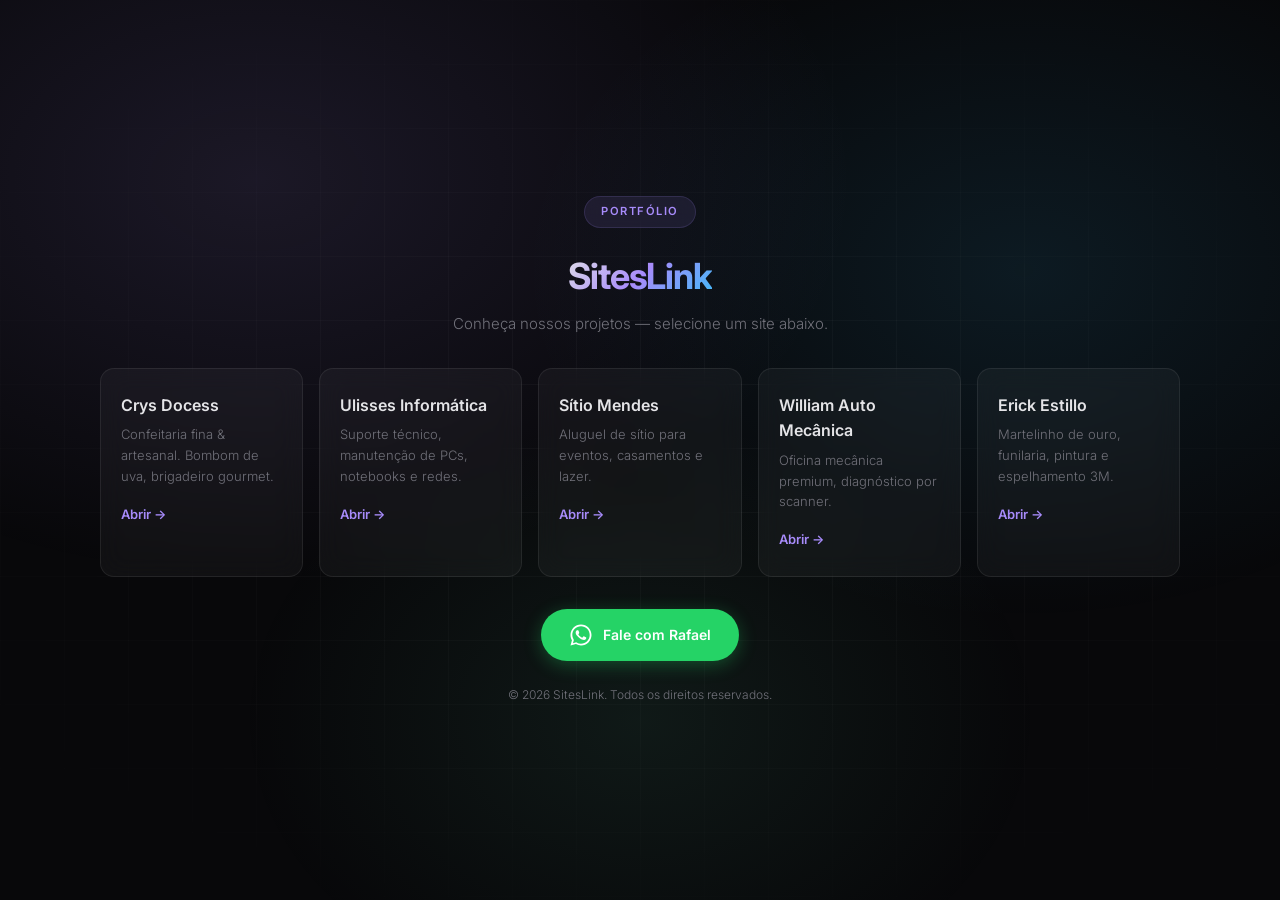
<file: index.html>
<!DOCTYPE html>
<html lang="pt-BR">
<head>
  <meta charset="UTF-8">
  <meta name="viewport" content="width=device-width, initial-scale=1.0">
  <title>SitesLink — Portfólio</title>
  <link rel="stylesheet" href="assets/css/base.css">
  <style>
    @import url('https://fonts.googleapis.com/css2?family=Inter:wght@300;400;500;600;700&display=swap');
    :root{--hub-bg:#08080a;--hub-surface:rgba(255,255,255,.04);--hub-border:rgba(255,255,255,.08);--hub-text:#e4e4e7;--hub-soft:#71717a;--hub-accent:#a78bfa;--hub-accent2:#6ee7b7;--hub-accent3:#38bdf8}
    body{font-family:'Inter',sans-serif;background:var(--hub-bg);color:var(--hub-text);display:flex;flex-direction:column;align-items:center;justify-content:center;min-height:100vh;padding:32px 24px;position:relative;overflow-x:hidden}
    body::before{content:'';position:fixed;inset:0;z-index:0;background:
      radial-gradient(ellipse 600px 400px at 20% 20%,rgba(167,139,250,.12),transparent),
      radial-gradient(ellipse 500px 350px at 80% 30%,rgba(56,189,248,.1),transparent),
      radial-gradient(ellipse 400px 300px at 50% 80%,rgba(110,231,183,.08),transparent);
      pointer-events:none}
    body::after{content:'';position:fixed;inset:0;z-index:0;
      background-image:linear-gradient(rgba(255,255,255,.03) 1px,transparent 1px),linear-gradient(90deg,rgba(255,255,255,.03) 1px,transparent 1px);
      background-size:64px 64px;
      mask-image:radial-gradient(ellipse 70% 60% at 50% 50%,black 20%,transparent 100%);
      -webkit-mask-image:radial-gradient(ellipse 70% 60% at 50% 50%,black 20%,transparent 100%);
      pointer-events:none}
    .hub-badge,.hub-grid,.hub-footer,h1,.hub-sub{position:relative;z-index:1}
    .hub-badge{font-size:.7rem;font-weight:600;text-transform:uppercase;letter-spacing:.14em;color:var(--hub-accent);background:rgba(167,139,250,.1);border:1px solid rgba(167,139,250,.15);padding:6px 16px;border-radius:40px;margin-bottom:20px;backdrop-filter:blur(8px)}
    h1{font-size:2.25rem;font-weight:700;letter-spacing:-.03em;margin-bottom:6px;text-align:center;background:linear-gradient(135deg,var(--hub-text) 0%,var(--hub-accent) 50%,var(--hub-accent3) 100%);-webkit-background-clip:text;-webkit-text-fill-color:transparent;background-clip:text}
    .hub-sub{font-size:.9375rem;color:var(--hub-soft);font-weight:300;margin-bottom:32px;text-align:center}
    .hub-grid{display:grid;grid-template-columns:repeat(auto-fill,minmax(190px,1fr));gap:16px;width:100%;max-width:1080px}
    .hub-card{background:var(--hub-surface);border:1px solid var(--hub-border);border-radius:14px;padding:24px 20px;transition:all .35s cubic-bezier(.16,1,.3,1);backdrop-filter:blur(12px);position:relative;overflow:hidden}
    .hub-card::before{content:'';position:absolute;inset:0;border-radius:14px;opacity:0;transition:opacity .35s;background:linear-gradient(135deg,rgba(167,139,250,.06),rgba(56,189,248,.04));pointer-events:none}
    .hub-card:hover{border-color:rgba(167,139,250,.35);box-shadow:0 8px 40px rgba(167,139,250,.15),0 0 0 1px rgba(167,139,250,.1);transform:translateY(-6px)}
    .hub-card:hover::before{opacity:1}
    .hub-card h2{font-size:1rem;font-weight:600;margin-bottom:6px}
    .hub-card p{font-size:.8125rem;color:var(--hub-soft);font-weight:300;line-height:1.6;margin-bottom:14px}
    .hub-link{font-size:.8125rem;font-weight:600;color:var(--hub-accent);display:inline-flex;align-items:center;gap:6px;transition:gap .2s}
    .hub-link:hover{gap:10px}
    .hub-whatsapp{position:relative;z-index:1;display:inline-flex;align-items:center;gap:10px;margin-top:32px;padding:14px 28px;background:#25d366;color:#fff;font-size:.875rem;font-weight:600;border-radius:52px;box-shadow:0 4px 18px rgba(37,211,102,.3);transition:all .3s;animation:wpp-pulse 2.5s infinite}
    .hub-whatsapp:hover{background:#1da851;transform:translateY(-2px);box-shadow:0 8px 24px rgba(37,211,102,.45);animation:none}
    .hub-whatsapp svg{width:24px;height:24px;fill:#fff}
    .hub-footer{margin-top:24px;font-size:.75rem;color:var(--hub-soft);font-weight:300;text-align:center}
    @media(max-width:900px){
      .hub-grid{grid-template-columns:repeat(2,1fr);gap:14px}
    }
    @media(max-width:480px){
      body{padding:32px 16px 24px;justify-content:flex-start}
      body::before{background:
        radial-gradient(ellipse 300px 250px at 10% 10%,rgba(167,139,250,.15),transparent),
        radial-gradient(ellipse 250px 200px at 90% 40%,rgba(56,189,248,.12),transparent),
        radial-gradient(ellipse 250px 200px at 50% 90%,rgba(110,231,183,.1),transparent)}
      body::after{background-size:48px 48px}
      h1{font-size:1.75rem;margin-bottom:4px}
      .hub-badge{font-size:.65rem;padding:5px 14px;margin-bottom:16px}
      .hub-sub{font-size:.875rem;margin-bottom:24px}
      .hub-grid{grid-template-columns:1fr;gap:12px}
      .hub-card{padding:20px 18px;border-radius:12px;display:flex;align-items:center;gap:14px}
      .hub-card h2{font-size:.9375rem;margin-bottom:2px}
      .hub-card p{display:none}
      .hub-link{margin-left:auto;flex-shrink:0;font-size:.8125rem}
      .hub-footer{margin-top:32px}
    }
  </style>
</head>
<body>

  <span class="hub-badge">Portfólio</span>
  <h1>SitesLink</h1>
  <p class="hub-sub">Conheça nossos projetos &mdash; selecione um site abaixo.</p>

  <div class="hub-grid">
    <a href="/cris-doces/" class="hub-card" data-site="cris-doces">
      <h2>Crys Docess</h2>
      <p>Confeitaria fina &amp; artesanal. Bombom de uva, brigadeiro gourmet.</p>
      <span class="hub-link">Abrir &rarr;</span>
    </a>
    <a href="/ulisses-informatica/" class="hub-card" data-site="ulisses-informatica">
      <h2>Ulisses Informática</h2>
      <p>Suporte técnico, manutenção de PCs, notebooks e redes.</p>
      <span class="hub-link">Abrir &rarr;</span>
    </a>
    <a href="/sitio-mendes/" class="hub-card" data-site="sitio-mendes">
      <h2>Sítio Mendes</h2>
      <p>Aluguel de sítio para eventos, casamentos e lazer.</p>
      <span class="hub-link">Abrir &rarr;</span>
    </a>
    <a href="/william-automecanica/" class="hub-card" data-site="william-automecanica">
      <h2>William Auto Mecânica</h2>
      <p>Oficina mecânica premium, diagnóstico por scanner.</p>
      <span class="hub-link">Abrir &rarr;</span>
    </a>
    <a href="/erick-estillo/" class="hub-card" data-site="erick-estillo">
      <h2>Erick Estillo</h2>
      <p>Martelinho de ouro, funilaria, pintura e espelhamento 3M.</p>
      <span class="hub-link">Abrir &rarr;</span>
    </a>
  </div>

  <a href="https://wa.me/5511984456110?text=Ol%C3%A1%20Rafael%2C%20gostaria%20de%20mais%20informa%C3%A7%C3%B5es%20sobre%20os%20seus%20servi%C3%A7os." target="_blank" rel="noopener" class="hub-whatsapp" aria-label="WhatsApp">
    <svg xmlns="http://www.w3.org/2000/svg" viewBox="0 0 32 32"><path d="M16.004 2.002c-7.732 0-14 6.268-14 14 0 2.469.654 4.878 1.896 6.994L2 30l7.188-1.884A13.94 13.94 0 0 0 16.004 30c7.732 0 14-6.268 14-14s-6.268-13.998-14-13.998zm0 25.6a11.58 11.58 0 0 1-5.902-1.618l-.424-.252-4.386 1.15 1.17-4.276-.276-.44a11.56 11.56 0 0 1-1.778-6.166c0-6.398 5.206-11.604 11.604-11.604S27.604 9.602 27.604 16s-5.202 11.602-11.6 11.602zm6.362-8.686c-.35-.174-2.066-1.02-2.386-1.136-.32-.118-.552-.174-.784.174s-.9 1.136-1.104 1.37c-.204.232-.406.262-.756.088-.35-.174-1.474-.544-2.81-1.734-1.038-.926-1.74-2.07-1.944-2.42-.204-.35-.022-.54.154-.714.158-.156.35-.408.524-.612.176-.204.234-.35.352-.582.118-.234.058-.438-.03-.612-.088-.174-.784-1.89-1.074-2.59-.282-.68-.57-.588-.784-.598l-.668-.012c-.232 0-.608.088-.926.438s-1.214 1.186-1.214 2.892 1.244 3.356 1.418 3.588c.174.232 2.448 3.736 5.932 5.24.83.358 1.476.572 1.98.732.832.264 1.59.226 2.188.138.668-.1 2.066-.844 2.356-1.66.292-.816.292-1.516.204-1.66-.088-.146-.32-.234-.668-.408z"/></svg>
    <span>Fale com Rafael</span>
  </a>

  <div class="hub-footer">
    <p>&copy; 2026 SitesLink. Todos os direitos reservados.</p>
  </div>

<script>
fetch('/config.json?t='+Date.now()).then(function(r){return r.json()}).then(function(cfg){
  document.querySelectorAll('[data-site]').forEach(function(card){
    var site=cfg.sites[card.dataset.site];
    if(site&&site.active===false){card.style.display='none';}
  });
}).catch(function(){});
</script>
</body>
</html>
</file>
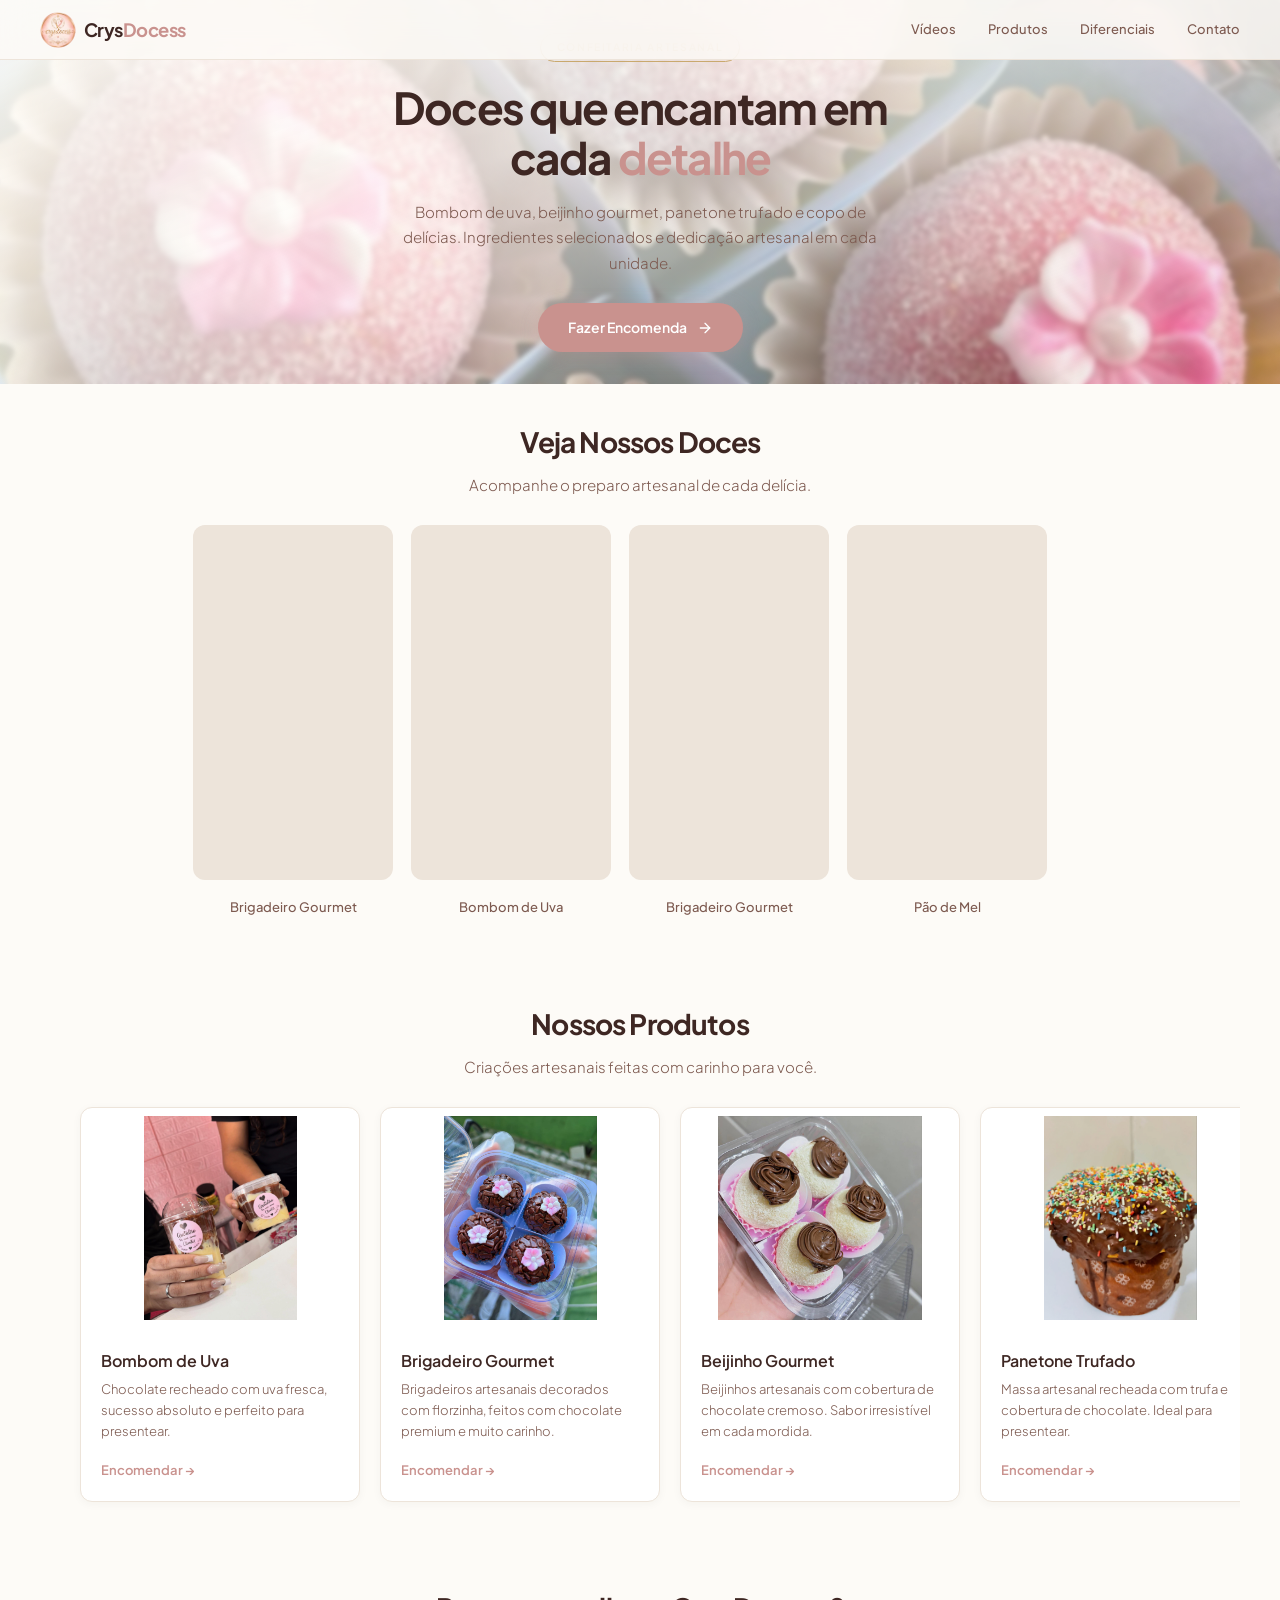
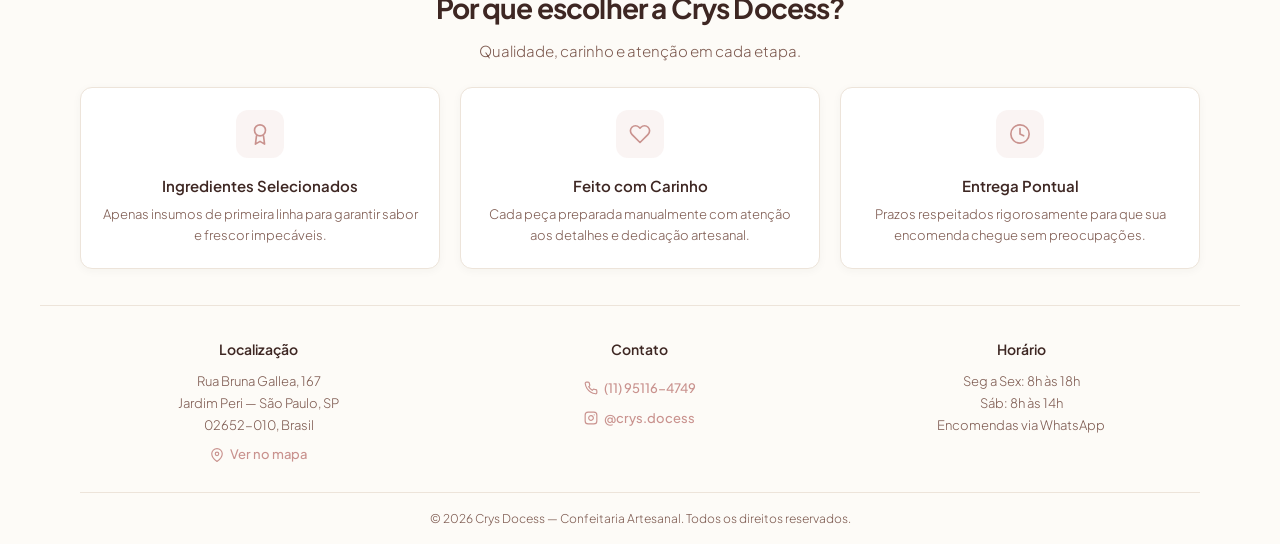
<file: cris-doces/index.html>
<!DOCTYPE html>
<html lang="pt-BR">
<head>
  <meta charset="UTF-8">
  <meta name="viewport" content="width=device-width, initial-scale=1.0">
  <title>Crys Docess — Confeitaria Fina & Artesanal</title>
  <link rel="icon" type="image/jpeg" href="img/logo.jpg">
  <meta name="description" content="Bombom de uva, beijinho gourmet, panetone trufado e copo de delícias. Doces artesanais sob encomenda pelo WhatsApp.">
  <script src="/assets/js/gate.js"></script>
  <link rel="stylesheet" href="/assets/css/base.css">
  <link rel="stylesheet" href="css/style.css">
</head>
<body>

  <!-- Header -->
  <header class="cd-header">
    <a href="#" class="cd-logo"><img src="img/logo.jpg" alt="Crys Docess" class="cd-logo-img"><span class="cd-logo-text">Crys<span>Docess</span></span></a>
    <nav class="cd-nav">
      <a href="#videos">Vídeos</a>
      <a href="#produtos">Produtos</a>
      <a href="#diferenciais">Diferenciais</a>
      <a href="#contato">Contato</a>
    </nav>
    <button class="cd-menu-toggle" aria-label="Menu">
      <span></span><span></span><span></span>
    </button>
  </header>

  <!-- Hero -->
  <section class="cd-hero">
    <div class="cd-hero-bg"></div>
    <div class="cd-hero-overlay"></div>
    <div class="cd-hero-content">
      <span class="cd-hero-tag hero-tag-anim">Confeitaria Artesanal</span>
      <h1 class="hero-title-anim">Doces que encantam em cada <em>detalhe</em></h1>
      <p class="hero-desc-anim">Bombom de uva, beijinho gourmet, panetone trufado e copo de delícias. Ingredientes selecionados e dedicação artesanal em cada unidade.</p>
      <a href="https://wa.me/5511951164749?text=Ol%C3%A1!%20Gostaria%20de%20fazer%20uma%20encomenda%20de%20doces." class="cd-btn hero-cta-anim">
        Fazer Encomenda
        <svg width="16" height="16" viewBox="0 0 24 24" fill="none" stroke="currentColor" stroke-width="2" stroke-linecap="round" stroke-linejoin="round"><path d="M5 12h14"/><path d="m12 5 7 7-7 7"/></svg>
      </a>
    </div>
  </section>

  <!-- Vídeos -->
  <section class="cd-section" id="videos">
    <div class="cd-section-header reveal">
      <h2>Veja Nossos Doces</h2>
      <p>Acompanhe o preparo artesanal de cada delícia.</p>
    </div>
    <div class="cd-videos reveal-stagger">

      <div class="cd-video reveal-child">
        <iframe src="https://www.youtube.com/embed/0udp2c1Vgzw" title="Brigadeiro Gourmet" allow="accelerometer; autoplay; clipboard-write; encrypted-media; gyroscope; picture-in-picture" allowfullscreen></iframe>
        <span class="cd-video-label">Brigadeiro Gourmet</span>
      </div>

      <div class="cd-video reveal-child">
        <iframe src="https://www.youtube.com/embed/eLWP2tI49Hs" title="Bombom de Uva" loading="lazy" allow="accelerometer; autoplay; clipboard-write; encrypted-media; gyroscope; picture-in-picture" allowfullscreen></iframe>
        <span class="cd-video-label">Bombom de Uva</span>
      </div>

      <div class="cd-video reveal-child">
        <iframe src="https://www.youtube.com/embed/DBY2w5030cw" title="Brigadeiro Gourmet" loading="lazy" allow="accelerometer; autoplay; clipboard-write; encrypted-media; gyroscope; picture-in-picture" allowfullscreen></iframe>
        <span class="cd-video-label">Brigadeiro Gourmet</span>
      </div>

      <div class="cd-video reveal-child">
        <iframe src="https://www.youtube.com/embed/8nIrGBagGLY" title="Pão de Mel" loading="lazy" allow="accelerometer; autoplay; clipboard-write; encrypted-media; gyroscope; picture-in-picture" allowfullscreen></iframe>
        <span class="cd-video-label">Pão de Mel</span>
      </div>

    </div>
  </section>

  <!-- Produtos -->
  <section class="cd-section" id="produtos">
    <div class="cd-section-header reveal">
      <h2>Nossos Produtos</h2>
      <p>Criações artesanais feitas com carinho para você.</p>
    </div>
    <div class="cd-carousel reveal-stagger">

      <article class="cd-card reveal-child">
        <div class="cd-card-img" role="img" aria-label="Bombom de uva"></div>
        <div class="cd-card-body">
          <h3>Bombom de Uva</h3>
          <p>Chocolate recheado com uva fresca, sucesso absoluto e perfeito para presentear.</p>
          <a href="https://wa.me/5511951164749?text=Ol%C3%A1!%20Quero%20saber%20mais%20sobre%20bombom%20de%20uva." class="cd-card-cta">Encomendar &rarr;</a>
        </div>
      </article>

      <article class="cd-card reveal-child">
        <div class="cd-card-img" role="img" aria-label="Brigadeiro gourmet"></div>
        <div class="cd-card-body">
          <h3>Brigadeiro Gourmet</h3>
          <p>Brigadeiros artesanais decorados com florzinha, feitos com chocolate premium e muito carinho.</p>
          <a href="https://wa.me/5511951164749?text=Ol%C3%A1!%20Quero%20saber%20mais%20sobre%20brigadeiro%20gourmet." class="cd-card-cta">Encomendar &rarr;</a>
        </div>
      </article>

      <article class="cd-card reveal-child">
        <div class="cd-card-img" role="img" aria-label="Beijinho gourmet"></div>
        <div class="cd-card-body">
          <h3>Beijinho Gourmet</h3>
          <p>Beijinhos artesanais com cobertura de chocolate cremoso. Sabor irresistível em cada mordida.</p>
          <a href="https://wa.me/5511951164749?text=Ol%C3%A1!%20Quero%20saber%20mais%20sobre%20beijinho%20gourmet." class="cd-card-cta">Encomendar &rarr;</a>
        </div>
      </article>

      <article class="cd-card reveal-child">
        <div class="cd-card-img" role="img" aria-label="Panetone trufado"></div>
        <div class="cd-card-body">
          <h3>Panetone Trufado</h3>
          <p>Massa artesanal recheada com trufa e cobertura de chocolate. Ideal para presentear.</p>
          <a href="https://wa.me/5511951164749?text=Ol%C3%A1!%20Quero%20saber%20mais%20sobre%20panetone%20trufado." class="cd-card-cta">Encomendar &rarr;</a>
        </div>
      </article>

      <article class="cd-card reveal-child">
        <div class="cd-card-img" role="img" aria-label="Copo de delícias"></div>
        <div class="cd-card-body">
          <h3>Copo de Delícias</h3>
          <p>Camadas generosas de chocolate e creme no copo, prontas para saborear. Perfeito para presentear.</p>
          <a href="https://wa.me/5511951164749?text=Ol%C3%A1!%20Quero%20saber%20mais%20sobre%20copo%20de%20del%C3%ADcias." class="cd-card-cta">Encomendar &rarr;</a>
        </div>
      </article>

    </div>
    <div class="cd-carousel-dots"><span></span><span></span><span></span><span></span><span></span></div>
  </section>

  <!-- Diferenciais -->
  <section class="cd-section" id="diferenciais">
    <div class="cd-section-header reveal">
      <h2>Por que escolher a Crys Docess?</h2>
      <p>Qualidade, carinho e atenção em cada etapa.</p>
    </div>
    <div class="cd-diff-row reveal-stagger">

      <div class="cd-diff-item reveal-child">
        <div class="cd-diff-icon">
          <!-- Award / Qualidade -->
          <svg viewBox="0 0 24 24"><circle cx="12" cy="8" r="6"/><path d="M8.21 13.89 7 23l5-3 5 3-1.21-9.12"/></svg>
        </div>
        <h3>Ingredientes Selecionados</h3>
        <p>Apenas insumos de primeira linha para garantir sabor e frescor impecáveis.</p>
      </div>

      <div class="cd-diff-item reveal-child">
        <div class="cd-diff-icon">
          <!-- Heart / Carinho -->
          <svg viewBox="0 0 24 24"><path d="M20.84 4.61a5.5 5.5 0 0 0-7.78 0L12 5.67l-1.06-1.06a5.5 5.5 0 0 0-7.78 7.78l1.06 1.06L12 21.23l7.78-7.78 1.06-1.06a5.5 5.5 0 0 0 0-7.78z"/></svg>
        </div>
        <h3>Feito com Carinho</h3>
        <p>Cada peça preparada manualmente com atenção aos detalhes e dedicação artesanal.</p>
      </div>

      <div class="cd-diff-item reveal-child">
        <div class="cd-diff-icon">
          <!-- Clock / Pontualidade -->
          <svg viewBox="0 0 24 24"><circle cx="12" cy="12" r="10"/><polyline points="12 6 12 12 16 14"/></svg>
        </div>
        <h3>Entrega Pontual</h3>
        <p>Prazos respeitados rigorosamente para que sua encomenda chegue sem preocupações.</p>
      </div>

    </div>
  </section>

  <!-- Footer -->
  <footer class="cd-footer reveal" id="contato">
    <div class="cd-footer-grid">
      <div class="cd-footer-col">
        <h4>Localização</h4>
        <p>Rua Bruna Gallea, 167<br>Jardim Peri — São Paulo, SP<br>02652-010, Brasil</p>
        <a href="https://www.google.com/maps/search/?api=1&query=Rua+Bruna+Gallea+167+Jardim+Peri+São+Paulo+SP" target="_blank" rel="noopener noreferrer" class="cd-footer-link">
          <svg width="14" height="14" viewBox="0 0 24 24" fill="none" stroke="currentColor" stroke-width="2" stroke-linecap="round" stroke-linejoin="round"><path d="M21 10c0 7-9 13-9 13s-9-6-9-13a9 9 0 0 1 18 0z"/><circle cx="12" cy="10" r="3"/></svg>
          Ver no mapa
        </a>
      </div>
      <div class="cd-footer-col">
        <h4>Contato</h4>
        <a href="https://wa.me/5511951164749?text=Ol%C3%A1!%20Gostaria%20de%20consultar%20o%20cat%C3%A1logo%20de%20doces." class="cd-footer-link">
          <svg width="14" height="14" viewBox="0 0 24 24" fill="none" stroke="currentColor" stroke-width="2" stroke-linecap="round" stroke-linejoin="round"><path d="M22 16.92v3a2 2 0 0 1-2.18 2 19.79 19.79 0 0 1-8.63-3.07 19.5 19.5 0 0 1-6-6 19.79 19.79 0 0 1-3.07-8.67A2 2 0 0 1 4.11 2h3a2 2 0 0 1 2 1.72c.127.96.361 1.903.7 2.81a2 2 0 0 1-.45 2.11L8.09 9.91a16 16 0 0 0 6 6l1.27-1.27a2 2 0 0 1 2.11-.45c.907.339 1.85.573 2.81.7A2 2 0 0 1 22 16.92z"/></svg>
          (11) 95116-4749
        </a>
        <a href="https://www.instagram.com/crys.docess?igsh=MXhsM2FiZXRyMGtseQ==" target="_blank" rel="noopener noreferrer" class="cd-footer-link">
          <svg width="14" height="14" viewBox="0 0 24 24" fill="none" stroke="currentColor" stroke-width="2" stroke-linecap="round" stroke-linejoin="round"><rect x="2" y="2" width="20" height="20" rx="5" ry="5"/><path d="M16 11.37A4 4 0 1 1 12.63 8 4 4 0 0 1 16 11.37z"/><line x1="17.5" y1="6.5" x2="17.51" y2="6.5"/></svg>
          @crys.docess
        </a>
      </div>
      <div class="cd-footer-col">
        <h4>Horário</h4>
        <p>Seg a Sex: 8h às 18h<br>Sáb: 8h às 14h<br>Encomendas via WhatsApp</p>
      </div>
    </div>
    <div class="cd-footer-bottom">
      <p>&copy; 2026 Crys Docess — Confeitaria Artesanal. Todos os direitos reservados.</p>
    </div>
  </footer>

  <!-- WhatsApp FAB -->
  <a href="https://wa.me/5511951164749?text=Ol%C3%A1!%20Gostaria%20de%20fazer%20uma%20encomenda%20de%20doces." class="whatsapp-fab" aria-label="Fale conosco pelo WhatsApp" target="_blank" rel="noopener noreferrer">
    <svg viewBox="0 0 32 32" xmlns="http://www.w3.org/2000/svg"><path d="M16.004 2.667A13.24 13.24 0 0 0 2.78 15.89a13.13 13.13 0 0 0 1.768 6.592L2.667 29.333l7.08-1.854A13.24 13.24 0 0 0 16.004 29.333 13.24 13.24 0 0 0 29.333 16.1 13.24 13.24 0 0 0 16.004 2.667Zm0 24.222a10.77 10.77 0 0 1-5.49-1.504l-.394-.234-4.093 1.073 1.093-3.99-.257-.41a10.74 10.74 0 0 1-1.648-5.733A10.8 10.8 0 0 1 16.004 5.11 10.8 10.8 0 0 1 26.89 16.1a10.8 10.8 0 0 1-10.886 10.789Zm5.975-8.072c-.328-.164-1.94-.957-2.241-1.066-.301-.11-.52-.164-.74.164s-.848 1.066-1.04 1.285c-.191.218-.383.246-.711.082a8.96 8.96 0 0 1-2.638-1.628 9.89 9.89 0 0 1-1.825-2.274c-.191-.328-.02-.505.144-.669.147-.147.328-.383.492-.574.164-.191.218-.328.328-.547.11-.218.055-.41-.027-.574-.082-.164-.74-1.784-1.013-2.442-.267-.642-.538-.555-.74-.565-.191-.01-.41-.012-.629-.012a1.21 1.21 0 0 0-.876.41c-.301.328-1.149 1.122-1.149 2.734s1.176 3.174 1.34 3.392c.164.218 2.314 3.533 5.61 4.954.783.339 1.395.54 1.871.692.786.25 1.501.215 2.067.13.63-.094 1.94-.793 2.214-1.558.273-.766.273-1.422.191-1.558-.082-.137-.301-.218-.629-.383Z"/></svg>
  </a>

<script src="/assets/js/animations.js"></script>
<script>
document.querySelector('.cd-menu-toggle').addEventListener('click',function(){
  document.querySelector('.cd-nav').classList.toggle('open');
});
document.querySelectorAll('.cd-nav a').forEach(function(a){
  a.addEventListener('click',function(){document.querySelector('.cd-nav').classList.remove('open');});
});
</script>
</body>
</html>
</file>
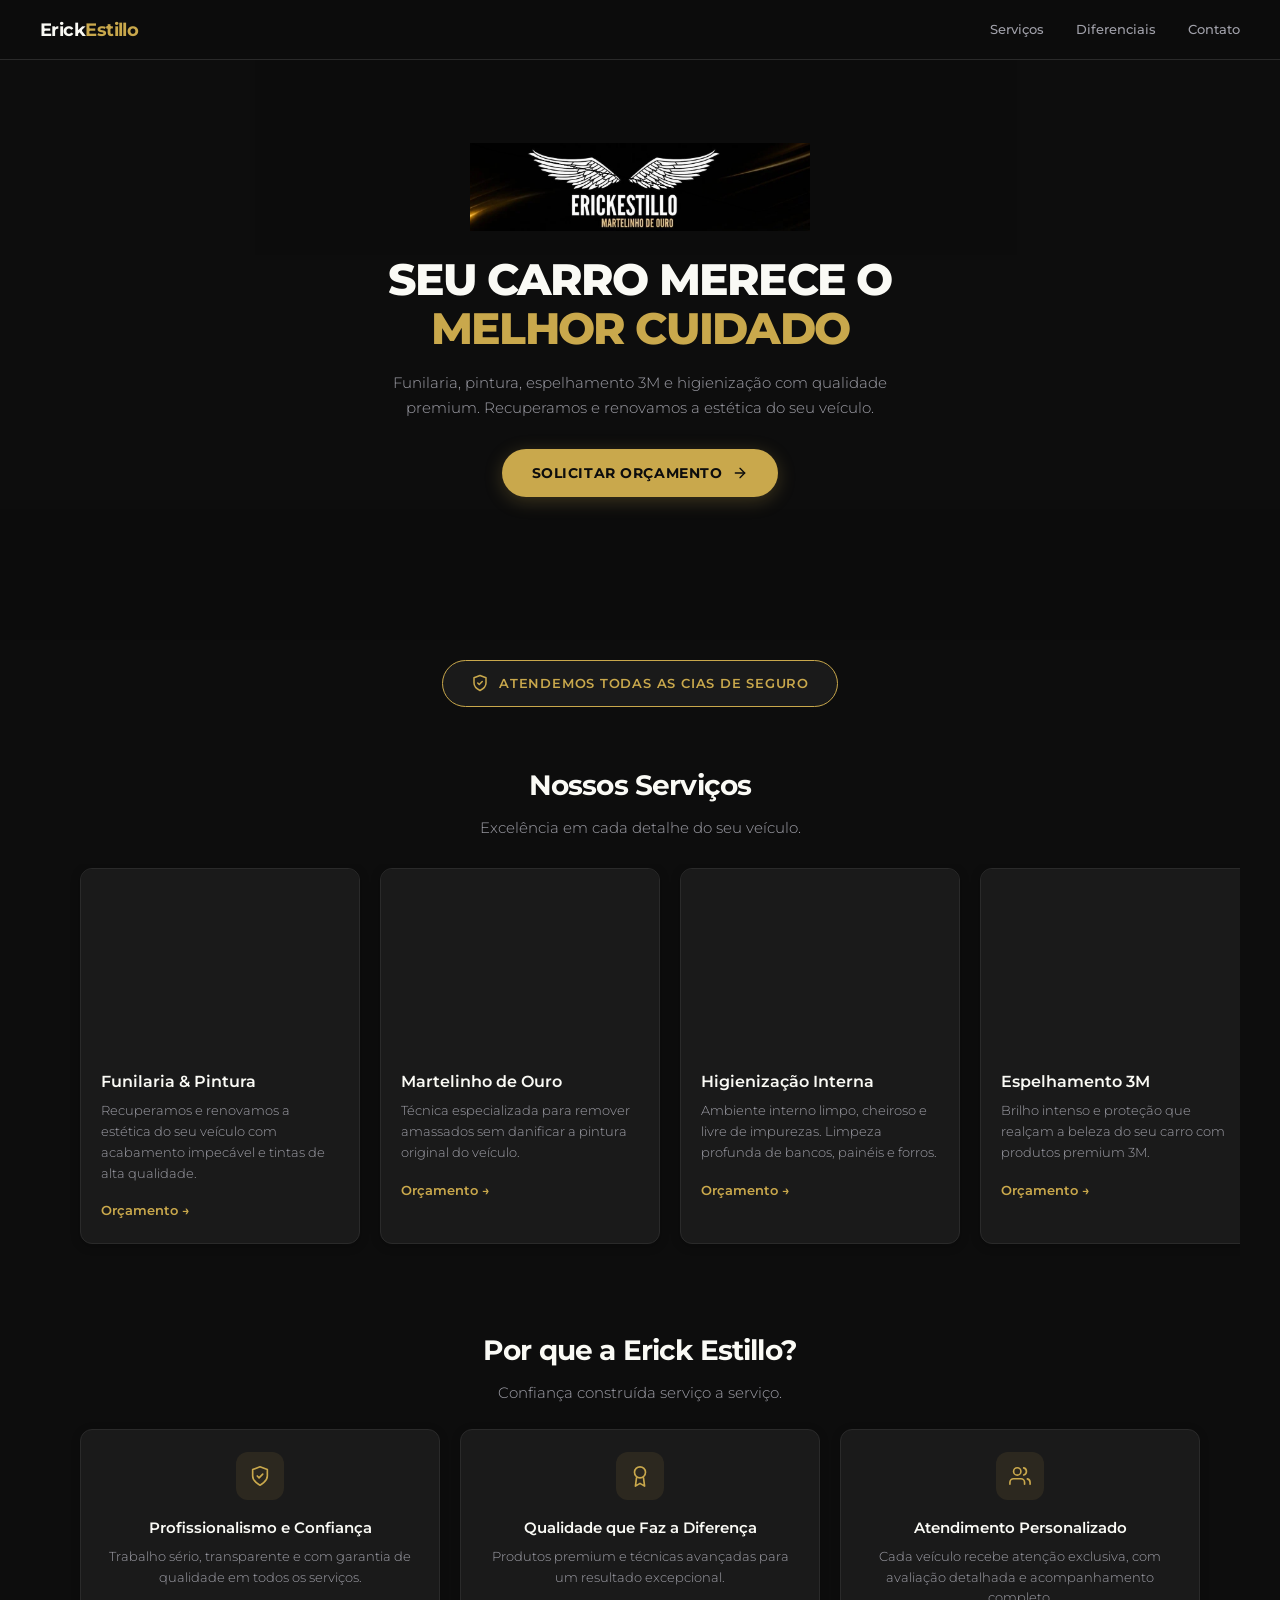
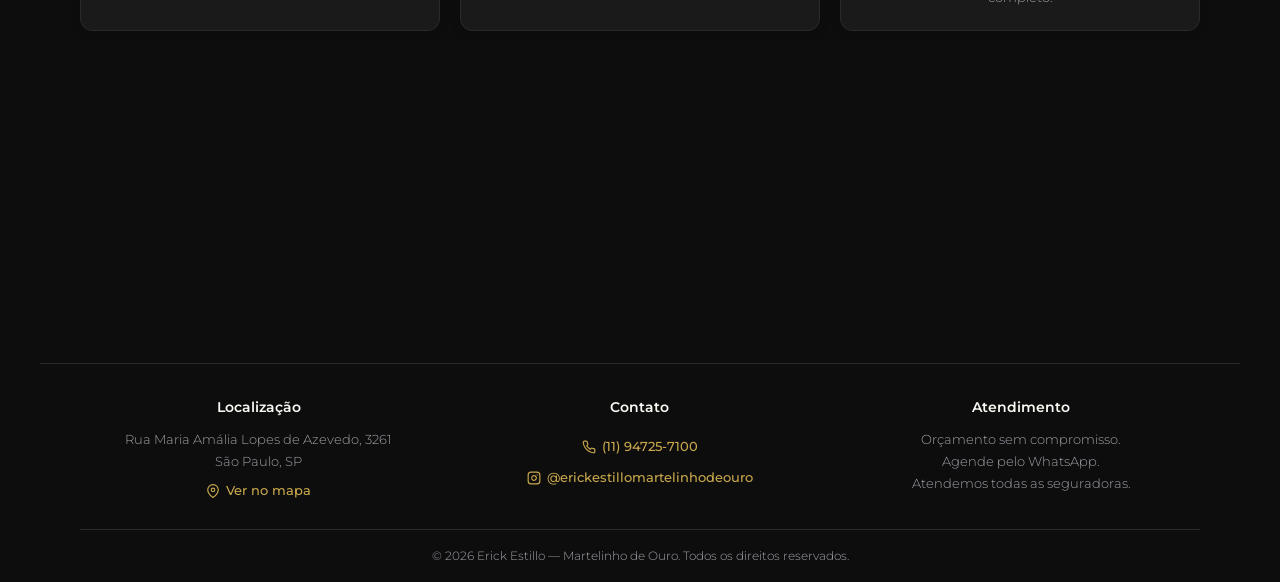
<file: erick-estillo/index.html>
<!DOCTYPE html>
<html lang="pt-BR">
<head>
  <meta charset="UTF-8">
  <meta name="viewport" content="width=device-width, initial-scale=1.0">
  <title>Erick Estillo — Martelinho de Ouro</title>
  <link rel="icon" type="image/png" href="img/favicon.png">
  <meta name="description" content="Martelinho de ouro, funilaria e pintura, espelhamento 3M, higienização interna e hidratação de couro. Atendemos todas as cias de seguro.">
  <script src="/assets/js/gate.js"></script>
  <link rel="stylesheet" href="/assets/css/base.css">
  <link rel="stylesheet" href="css/style.css">
</head>
<body>

  <!-- Header -->
  <header class="ee-header">
    <a href="#" class="ee-logo">Erick<span>Estillo</span></a>
    <nav class="ee-nav">
      <a href="#servicos">Serviços</a>
      <a href="#diferenciais">Diferenciais</a>
      <a href="#contato">Contato</a>
    </nav>
    <button class="ee-menu-toggle" aria-label="Menu">
      <span></span><span></span><span></span>
    </button>
  </header>

  <!-- Hero -->
  <section class="ee-hero">
    <div class="ee-hero-bg"></div>
    <div class="ee-hero-overlay"></div>
    <div class="ee-hero-content">
      <img src="img/erick_estillo.png" alt="Erick Estillo — Martelinho de Ouro" class="ee-hero-logo hero-tag-anim">
      <h1 class="hero-title-anim">Seu carro merece o <em>melhor cuidado</em></h1>
      <p class="hero-desc-anim">Funilaria, pintura, espelhamento 3M e higienização com qualidade premium. Recuperamos e renovamos a estética do seu veículo.</p>
      <a href="https://wa.me/5511947257100?text=Ol%C3%A1!%20Gostaria%20de%20solicitar%20um%20or%C3%A7amento." class="ee-btn hero-cta-anim">
        Solicitar Orçamento
        <svg width="16" height="16" viewBox="0 0 24 24" fill="none" stroke="currentColor" stroke-width="2" stroke-linecap="round" stroke-linejoin="round"><path d="M5 12h14"/><path d="m12 5 7 7-7 7"/></svg>
      </a>
    </div>
  </section>

  <!-- Insurance Badge -->
  <div class="ee-insurance reveal">
    <div class="ee-insurance-badge">
      <svg viewBox="0 0 24 24"><path d="M12 22s8-4 8-10V5l-8-3-8 3v7c0 6 8 10 8 10z"/><path d="M9 12l2 2 4-4"/></svg>
      Atendemos todas as cias de seguro
    </div>
  </div>

  <!-- Serviços -->
  <section class="ee-section" id="servicos">
    <div class="ee-section-header reveal">
      <h2>Nossos Serviços</h2>
      <p>Excelência em cada detalhe do seu veículo.</p>
    </div>
    <div class="ee-carousel reveal-stagger">

      <article class="ee-card reveal-child">
        <div class="ee-card-img" role="img" aria-label="Funilaria e pintura"></div>
        <div class="ee-card-body">
          <h3>Funilaria &amp; Pintura</h3>
          <p>Recuperamos e renovamos a estética do seu veículo com acabamento impecável e tintas de alta qualidade.</p>
          <a href="https://wa.me/5511947257100?text=Ol%C3%A1!%20Gostaria%20de%20or%C3%A7amento%20para%20funilaria%20e%20pintura." class="ee-card-cta">Orçamento &rarr;</a>
        </div>
      </article>

      <article class="ee-card reveal-child">
        <div class="ee-card-img" role="img" aria-label="Martelinho de ouro"></div>
        <div class="ee-card-body">
          <h3>Martelinho de Ouro</h3>
          <p>Técnica especializada para remover amassados sem danificar a pintura original do veículo.</p>
          <a href="https://wa.me/5511947257100?text=Ol%C3%A1!%20Gostaria%20de%20or%C3%A7amento%20para%20martelinho%20de%20ouro." class="ee-card-cta">Orçamento &rarr;</a>
        </div>
      </article>

      <article class="ee-card reveal-child">
        <div class="ee-card-img" role="img" aria-label="Higienização interna"></div>
        <div class="ee-card-body">
          <h3>Higienização Interna</h3>
          <p>Ambiente interno limpo, cheiroso e livre de impurezas. Limpeza profunda de bancos, painéis e forros.</p>
          <a href="https://wa.me/5511947257100?text=Ol%C3%A1!%20Gostaria%20de%20or%C3%A7amento%20para%20higieniza%C3%A7%C3%A3o%20interna." class="ee-card-cta">Orçamento &rarr;</a>
        </div>
      </article>

      <article class="ee-card reveal-child">
        <div class="ee-card-img" role="img" aria-label="Espelhamento 3M"></div>
        <div class="ee-card-body">
          <h3>Espelhamento 3M</h3>
          <p>Brilho intenso e proteção que realçam a beleza do seu carro com produtos premium 3M.</p>
          <a href="https://wa.me/5511947257100?text=Ol%C3%A1!%20Gostaria%20de%20or%C3%A7amento%20para%20espelhamento%203M." class="ee-card-cta">Orçamento &rarr;</a>
        </div>
      </article>

      <article class="ee-card reveal-child">
        <div class="ee-card-img" role="img" aria-label="Hidratação de couro"></div>
        <div class="ee-card-body">
          <h3>Hidratação de Couro</h3>
          <p>Tratamento que restaura a maciez e o brilho dos bancos de couro, prolongando a vida útil.</p>
          <a href="https://wa.me/5511947257100?text=Ol%C3%A1!%20Gostaria%20de%20or%C3%A7amento%20para%20hidrata%C3%A7%C3%A3o%20de%20couro." class="ee-card-cta">Orçamento &rarr;</a>
        </div>
      </article>

      <article class="ee-card reveal-child">
        <div class="ee-card-img" role="img" aria-label="Polimento e cristalização"></div>
        <div class="ee-card-body">
          <h3>Polimento &amp; Cristalização</h3>
          <p>Brilho intenso e proteção duradoura que realçam a beleza original do seu carro.</p>
          <a href="https://wa.me/5511947257100?text=Ol%C3%A1!%20Gostaria%20de%20or%C3%A7amento%20para%20polimento." class="ee-card-cta">Orçamento &rarr;</a>
        </div>
      </article>

    </div>
    <div class="ee-carousel-dots"><span></span><span></span><span></span><span></span><span></span><span></span></div>
  </section>

  <!-- Diferenciais -->
  <section class="ee-section" id="diferenciais">
    <div class="ee-section-header reveal">
      <h2>Por que a Erick Estillo?</h2>
      <p>Confiança construída serviço a serviço.</p>
    </div>
    <div class="ee-diff-row reveal-stagger">

      <div class="ee-diff-item reveal-child">
        <div class="ee-diff-icon">
          <svg viewBox="0 0 24 24"><path d="M12 22s8-4 8-10V5l-8-3-8 3v7c0 6 8 10 8 10z"/><path d="M9 12l2 2 4-4"/></svg>
        </div>
        <h3>Profissionalismo e Confiança</h3>
        <p>Trabalho sério, transparente e com garantia de qualidade em todos os serviços.</p>
      </div>

      <div class="ee-diff-item reveal-child">
        <div class="ee-diff-icon">
          <svg viewBox="0 0 24 24"><circle cx="12" cy="8" r="6"/><path d="M8.21 13.89 7 23l5-3 5 3-1.21-9.12"/></svg>
        </div>
        <h3>Qualidade que Faz a Diferença</h3>
        <p>Produtos premium e técnicas avançadas para um resultado excepcional.</p>
      </div>

      <div class="ee-diff-item reveal-child">
        <div class="ee-diff-icon">
          <svg viewBox="0 0 24 24"><path d="M17 21v-2a4 4 0 0 0-4-4H5a4 4 0 0 0-4 4v2"/><circle cx="9" cy="7" r="4"/><path d="M23 21v-2a4 4 0 0 0-3-3.87"/><path d="M16 3.13a4 4 0 0 1 0 7.75"/></svg>
        </div>
        <h3>Atendimento Personalizado</h3>
        <p>Cada veículo recebe atenção exclusiva, com avaliação detalhada e acompanhamento completo.</p>
      </div>

    </div>
  </section>

  <!-- Mapa -->
  <section class="ee-map reveal" id="mapa">
    <iframe
      src="https://maps.google.com/maps?q=Rua+Maria+Am%C3%A1lia+Lopes+de+Azevedo,+3261,+Trememb%C3%A9,+S%C3%A3o+Paulo,+SP,+Brasil&t=&z=16&ie=UTF8&iwloc=&output=embed"
      width="100%" height="280" style="border:0;border-radius:var(--ee-radius);" allowfullscreen="" loading="lazy" referrerpolicy="no-referrer-when-downgrade"
      title="Localização Erick Estillo — Rua Maria Amália Lopes de Azevedo, 3261"></iframe>
  </section>

  <!-- Footer -->
  <footer class="ee-footer reveal" id="contato">
    <div class="ee-footer-grid">
      <div class="ee-footer-col">
        <h4>Localização</h4>
        <p>Rua Maria Amália Lopes de Azevedo, 3261<br>São Paulo, SP</p>
        <a href="https://www.google.com/maps/search/?api=1&query=Rua+Maria+Am%C3%A1lia+Lopes+de+Azevedo+3261+S%C3%A3o+Paulo+SP" target="_blank" rel="noopener noreferrer" class="ee-footer-link">
          <svg width="14" height="14" viewBox="0 0 24 24" fill="none" stroke="currentColor" stroke-width="2" stroke-linecap="round" stroke-linejoin="round"><path d="M21 10c0 7-9 13-9 13s-9-6-9-13a9 9 0 0 1 18 0z"/><circle cx="12" cy="10" r="3"/></svg>
          Ver no mapa
        </a>
      </div>
      <div class="ee-footer-col">
        <h4>Contato</h4>
        <a href="https://wa.me/5511947257100?text=Ol%C3%A1!%20Gostaria%20de%20solicitar%20um%20or%C3%A7amento." class="ee-footer-link">
          <svg width="14" height="14" viewBox="0 0 24 24" fill="none" stroke="currentColor" stroke-width="2" stroke-linecap="round" stroke-linejoin="round"><path d="M22 16.92v3a2 2 0 0 1-2.18 2 19.79 19.79 0 0 1-8.63-3.07 19.5 19.5 0 0 1-6-6 19.79 19.79 0 0 1-3.07-8.67A2 2 0 0 1 4.11 2h3a2 2 0 0 1 2 1.72c.127.96.361 1.903.7 2.81a2 2 0 0 1-.45 2.11L8.09 9.91a16 16 0 0 0 6 6l1.27-1.27a2 2 0 0 1 2.11-.45c.907.339 1.85.573 2.81.7A2 2 0 0 1 22 16.92z"/></svg>
          (11) 94725-7100
        </a>
        <a href="https://www.instagram.com/erickestillomartelinhodeouro/" target="_blank" rel="noopener noreferrer" class="ee-footer-link">
          <svg width="14" height="14" viewBox="0 0 24 24" fill="none" stroke="currentColor" stroke-width="2" stroke-linecap="round" stroke-linejoin="round"><rect x="2" y="2" width="20" height="20" rx="5" ry="5"/><path d="M16 11.37A4 4 0 1 1 12.63 8 4 4 0 0 1 16 11.37z"/><line x1="17.5" y1="6.5" x2="17.51" y2="6.5"/></svg>
          @erickestillomartelinhodeouro
        </a>
      </div>
      <div class="ee-footer-col">
        <h4>Atendimento</h4>
        <p>Orçamento sem compromisso.<br>Agende pelo WhatsApp.<br>Atendemos todas as seguradoras.</p>
      </div>
    </div>
    <div class="ee-footer-bottom">
      <p>&copy; 2026 Erick Estillo — Martelinho de Ouro. Todos os direitos reservados.</p>
    </div>
  </footer>

  <!-- WhatsApp FAB -->
  <a href="https://wa.me/5511947257100?text=Ol%C3%A1!%20Gostaria%20de%20solicitar%20um%20or%C3%A7amento." class="whatsapp-fab" aria-label="Fale conosco pelo WhatsApp" target="_blank" rel="noopener noreferrer">
    <svg viewBox="0 0 32 32" xmlns="http://www.w3.org/2000/svg"><path d="M16.004 2.667A13.24 13.24 0 0 0 2.78 15.89a13.13 13.13 0 0 0 1.768 6.592L2.667 29.333l7.08-1.854A13.24 13.24 0 0 0 16.004 29.333 13.24 13.24 0 0 0 29.333 16.1 13.24 13.24 0 0 0 16.004 2.667Zm0 24.222a10.77 10.77 0 0 1-5.49-1.504l-.394-.234-4.093 1.073 1.093-3.99-.257-.41a10.74 10.74 0 0 1-1.648-5.733A10.8 10.8 0 0 1 16.004 5.11 10.8 10.8 0 0 1 26.89 16.1a10.8 10.8 0 0 1-10.886 10.789Zm5.975-8.072c-.328-.164-1.94-.957-2.241-1.066-.301-.11-.52-.164-.74.164s-.848 1.066-1.04 1.285c-.191.218-.383.246-.711.082a8.96 8.96 0 0 1-2.638-1.628 9.89 9.89 0 0 1-1.825-2.274c-.191-.328-.02-.505.144-.669.147-.147.328-.383.492-.574.164-.191.218-.328.328-.547.11-.218.055-.41-.027-.574-.082-.164-.74-1.784-1.013-2.442-.267-.642-.538-.555-.74-.565-.191-.01-.41-.012-.629-.012a1.21 1.21 0 0 0-.876.41c-.301.328-1.149 1.122-1.149 2.734s1.176 3.174 1.34 3.392c.164.218 2.314 3.533 5.61 4.954.783.339 1.395.54 1.871.692.786.25 1.501.215 2.067.13.63-.094 1.94-.793 2.214-1.558.273-.766.273-1.422.191-1.558-.082-.137-.301-.218-.629-.383Z"/></svg>
  </a>

<script src="/assets/js/animations.js"></script>
<script>
document.querySelector('.ee-menu-toggle').addEventListener('click',function(){
  document.querySelector('.ee-nav').classList.toggle('open');
});
document.querySelectorAll('.ee-nav a').forEach(function(a){
  a.addEventListener('click',function(){document.querySelector('.ee-nav').classList.remove('open');});
});
</script>
</body>
</html>
</file>
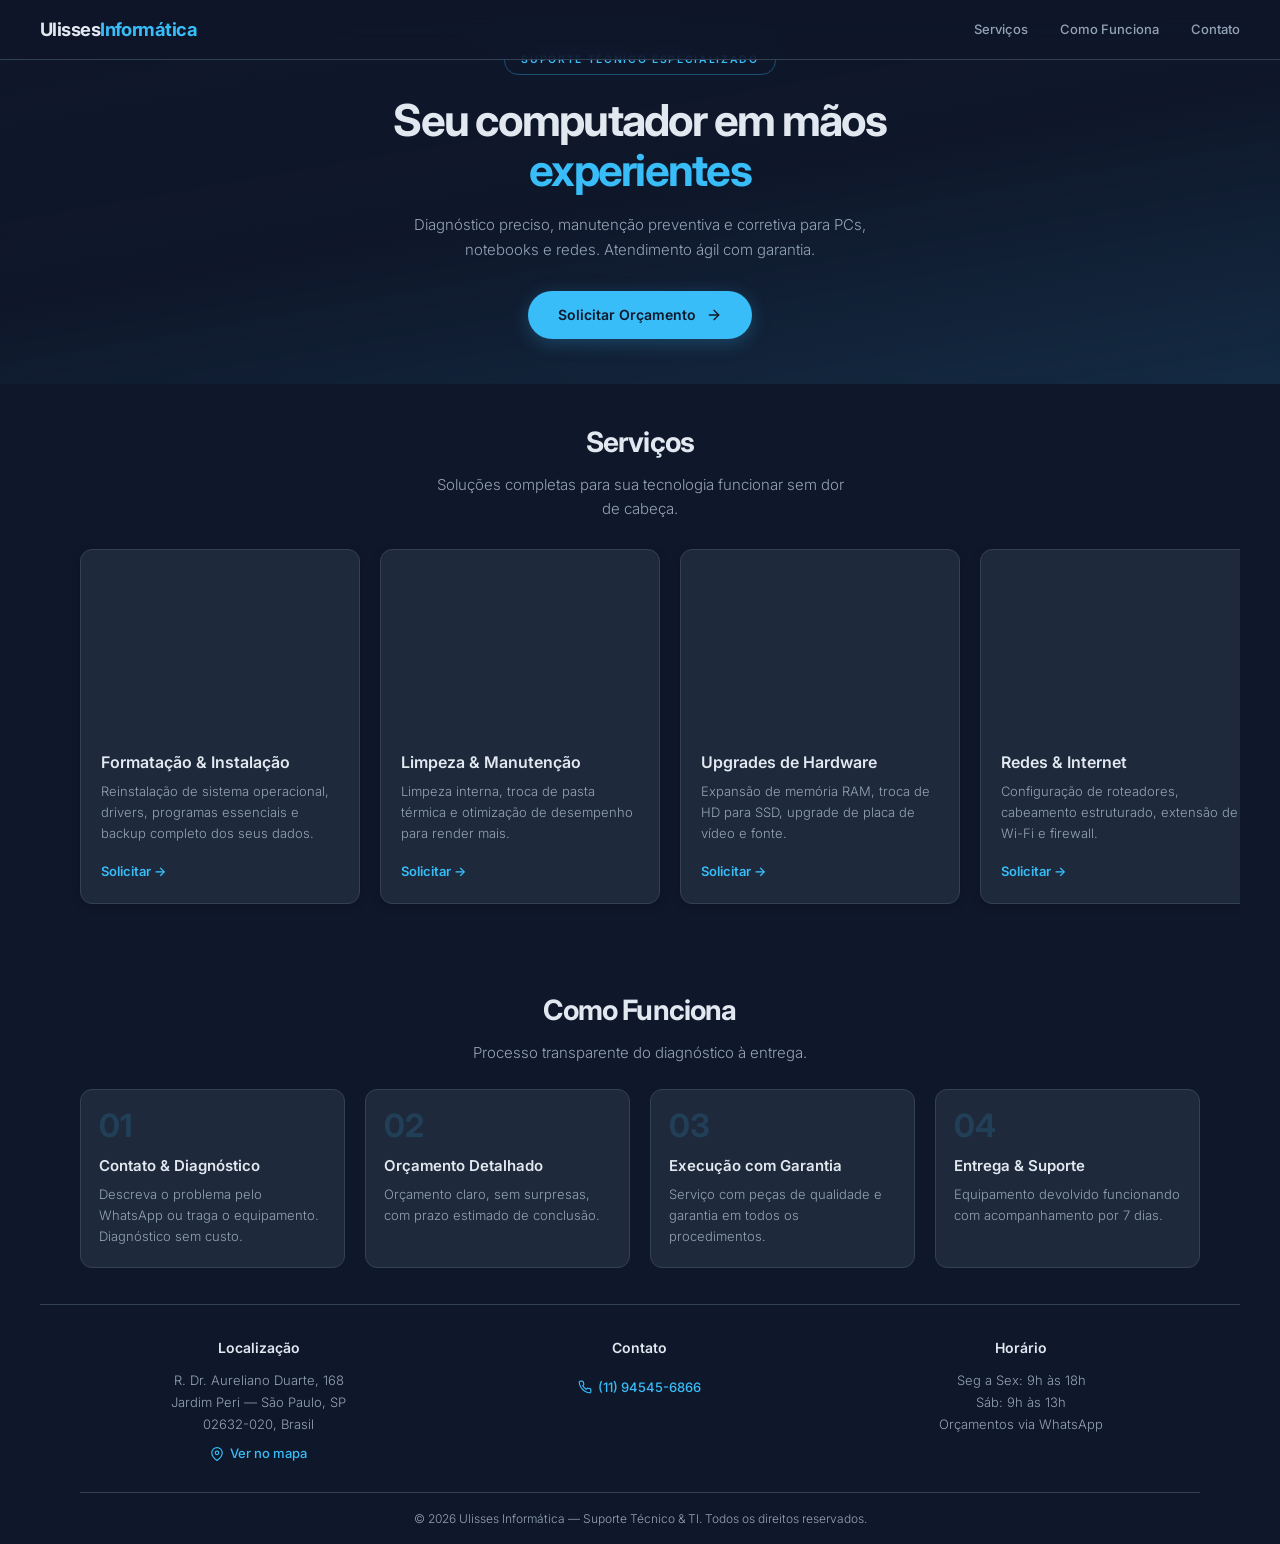
<file: ulisses-informatica/index.html>
<!DOCTYPE html>
<html lang="pt-BR">
<head>
  <meta charset="UTF-8">
  <meta name="viewport" content="width=device-width, initial-scale=1.0">
  <title>Ulisses Informática — Suporte Técnico & TI</title>
  <link rel="icon" type="image/svg+xml" href="img/favicon.svg">
  <meta name="description" content="Manutenção de computadores, notebooks, PC Gamer, redes e suporte técnico com garantia.">
  <script src="/assets/js/gate.js"></script>
  <link rel="stylesheet" href="/assets/css/base.css">
  <link rel="stylesheet" href="css/style.css">
</head>
<body>

  <!-- Header -->
  <header class="ui-header">
    <a href="#" class="ui-logo">Ulisses<span>Informática</span></a>
    <nav class="ui-nav">
      <a href="#servicos">Serviços</a>
      <a href="#processo">Como Funciona</a>
      <a href="#contato">Contato</a>
    </nav>
    <button class="ui-menu-toggle" aria-label="Menu">
      <span></span><span></span><span></span>
    </button>
  </header>

  <!-- Hero -->
  <section class="ui-hero">
    <div class="ui-hero-bg"></div>
    <div class="ui-hero-overlay"></div>
    <div class="ui-hero-content">
      <span class="ui-hero-tag hero-tag-anim">Suporte Técnico Especializado</span>
      <h1 class="hero-title-anim">Seu computador em mãos <em>experientes</em></h1>
      <p class="hero-desc-anim">Diagnóstico preciso, manutenção preventiva e corretiva para PCs, notebooks e redes. Atendimento ágil com garantia.</p>
      <a href="https://wa.me/5511945456866?text=Ol%C3%A1%20Ulisses%2C%20preciso%20de%20suporte%2For%C3%A7amento%20para%20meu%20computador." class="ui-btn hero-cta-anim">
        Solicitar Orçamento
        <svg width="16" height="16" viewBox="0 0 24 24" fill="none" stroke="currentColor" stroke-width="2" stroke-linecap="round" stroke-linejoin="round"><path d="M5 12h14"/><path d="m12 5 7 7-7 7"/></svg>
      </a>
    </div>
  </section>

  <!-- Serviços -->
  <section class="ui-section" id="servicos">
    <div class="ui-section-header reveal">
      <h2>Serviços</h2>
      <p>Soluções completas para sua tecnologia funcionar sem dor de cabeça.</p>
    </div>
    <div class="ui-carousel reveal-stagger">

      <article class="ui-card reveal-child">
        <div class="ui-card-img" role="img" aria-label="Formatação de computador"></div>
        <div class="ui-card-body">
          <h3>Formatação &amp; Instalação</h3>
          <p>Reinstalação de sistema operacional, drivers, programas essenciais e backup completo dos seus dados.</p>
          <a href="https://wa.me/5511945456866?text=Ol%C3%A1%20Ulisses%2C%20preciso%20de%20um%20or%C3%A7amento%20para%20formata%C3%A7%C3%A3o." class="ui-card-cta">Solicitar &rarr;</a>
        </div>
      </article>

      <article class="ui-card reveal-child">
        <div class="ui-card-img" role="img" aria-label="Limpeza e manutenção"></div>
        <div class="ui-card-body">
          <h3>Limpeza &amp; Manutenção</h3>
          <p>Limpeza interna, troca de pasta térmica e otimização de desempenho para render mais.</p>
          <a href="https://wa.me/5511945456866?text=Ol%C3%A1%20Ulisses%2C%20preciso%20de%20limpeza%20e%20manuten%C3%A7%C3%A3o." class="ui-card-cta">Solicitar &rarr;</a>
        </div>
      </article>

      <article class="ui-card reveal-child">
        <div class="ui-card-img" role="img" aria-label="Upgrade de hardware"></div>
        <div class="ui-card-body">
          <h3>Upgrades de Hardware</h3>
          <p>Expansão de memória RAM, troca de HD para SSD, upgrade de placa de vídeo e fonte.</p>
          <a href="https://wa.me/5511945456866?text=Ol%C3%A1%20Ulisses%2C%20quero%20um%20or%C3%A7amento%20de%20upgrade." class="ui-card-cta">Solicitar &rarr;</a>
        </div>
      </article>

      <article class="ui-card reveal-child">
        <div class="ui-card-img" role="img" aria-label="Redes e internet"></div>
        <div class="ui-card-body">
          <h3>Redes &amp; Internet</h3>
          <p>Configuração de roteadores, cabeamento estruturado, extensão de Wi-Fi e firewall.</p>
          <a href="https://wa.me/5511945456866?text=Ol%C3%A1%20Ulisses%2C%20preciso%20de%20suporte%20com%20rede." class="ui-card-cta">Solicitar &rarr;</a>
        </div>
      </article>

    </div>
    <div class="ui-carousel-dots"><span></span><span></span><span></span><span></span></div>
  </section>

  <!-- Processo -->
  <section class="ui-section" id="processo">
    <div class="ui-section-header reveal">
      <h2>Como Funciona</h2>
      <p>Processo transparente do diagnóstico à entrega.</p>
    </div>
    <div class="ui-steps-row reveal-stagger">

      <div class="ui-step reveal-child">
        <h3>Contato &amp; Diagnóstico</h3>
        <p>Descreva o problema pelo WhatsApp ou traga o equipamento. Diagnóstico sem custo.</p>
      </div>

      <div class="ui-step reveal-child">
        <h3>Orçamento Detalhado</h3>
        <p>Orçamento claro, sem surpresas, com prazo estimado de conclusão.</p>
      </div>

      <div class="ui-step reveal-child">
        <h3>Execução com Garantia</h3>
        <p>Serviço com peças de qualidade e garantia em todos os procedimentos.</p>
      </div>

      <div class="ui-step reveal-child">
        <h3>Entrega &amp; Suporte</h3>
        <p>Equipamento devolvido funcionando com acompanhamento por 7 dias.</p>
      </div>

    </div>
  </section>

  <!-- Footer -->
  <footer class="ui-footer reveal" id="contato">
    <div class="ui-footer-grid">
      <div class="ui-footer-col">
        <h4>Localização</h4>
        <p>R. Dr. Aureliano Duarte, 168<br>Jardim Peri — São Paulo, SP<br>02632-020, Brasil</p>
        <a href="https://www.google.com/maps/search/?api=1&query=R+Dr+Aureliano+Duarte+168+Jardim+Peri+São+Paulo+SP" target="_blank" rel="noopener noreferrer" class="ui-footer-link">
          <svg width="14" height="14" viewBox="0 0 24 24" fill="none" stroke="currentColor" stroke-width="2" stroke-linecap="round" stroke-linejoin="round"><path d="M21 10c0 7-9 13-9 13s-9-6-9-13a9 9 0 0 1 18 0z"/><circle cx="12" cy="10" r="3"/></svg>
          Ver no mapa
        </a>
      </div>
      <div class="ui-footer-col">
        <h4>Contato</h4>
        <a href="https://wa.me/5511945456866?text=Ol%C3%A1%20Ulisses%2C%20preciso%20de%20suporte%20t%C3%A9cnico." class="ui-footer-link">
          <svg width="14" height="14" viewBox="0 0 24 24" fill="none" stroke="currentColor" stroke-width="2" stroke-linecap="round" stroke-linejoin="round"><path d="M22 16.92v3a2 2 0 0 1-2.18 2 19.79 19.79 0 0 1-8.63-3.07 19.5 19.5 0 0 1-6-6 19.79 19.79 0 0 1-3.07-8.67A2 2 0 0 1 4.11 2h3a2 2 0 0 1 2 1.72c.127.96.361 1.903.7 2.81a2 2 0 0 1-.45 2.11L8.09 9.91a16 16 0 0 0 6 6l1.27-1.27a2 2 0 0 1 2.11-.45c.907.339 1.85.573 2.81.7A2 2 0 0 1 22 16.92z"/></svg>
          (11) 94545-6866
        </a>
      </div>
      <div class="ui-footer-col">
        <h4>Horário</h4>
        <p>Seg a Sex: 9h às 18h<br>Sáb: 9h às 13h<br>Orçamentos via WhatsApp</p>
      </div>
    </div>
    <div class="ui-footer-bottom">
      <p>&copy; 2026 Ulisses Informática — Suporte Técnico &amp; TI. Todos os direitos reservados.</p>
    </div>
  </footer>

  <!-- WhatsApp FAB -->
  <a href="https://wa.me/5511945456866?text=Ol%C3%A1%20Ulisses%2C%20preciso%20de%20suporte%2For%C3%A7amento%20para%20meu%20computador." class="whatsapp-fab" aria-label="Fale conosco pelo WhatsApp" target="_blank" rel="noopener noreferrer">
    <svg viewBox="0 0 32 32" xmlns="http://www.w3.org/2000/svg"><path d="M16.004 2.667A13.24 13.24 0 0 0 2.78 15.89a13.13 13.13 0 0 0 1.768 6.592L2.667 29.333l7.08-1.854A13.24 13.24 0 0 0 16.004 29.333 13.24 13.24 0 0 0 29.333 16.1 13.24 13.24 0 0 0 16.004 2.667Zm0 24.222a10.77 10.77 0 0 1-5.49-1.504l-.394-.234-4.093 1.073 1.093-3.99-.257-.41a10.74 10.74 0 0 1-1.648-5.733A10.8 10.8 0 0 1 16.004 5.11 10.8 10.8 0 0 1 26.89 16.1a10.8 10.8 0 0 1-10.886 10.789Zm5.975-8.072c-.328-.164-1.94-.957-2.241-1.066-.301-.11-.52-.164-.74.164s-.848 1.066-1.04 1.285c-.191.218-.383.246-.711.082a8.96 8.96 0 0 1-2.638-1.628 9.89 9.89 0 0 1-1.825-2.274c-.191-.328-.02-.505.144-.669.147-.147.328-.383.492-.574.164-.191.218-.328.328-.547.11-.218.055-.41-.027-.574-.082-.164-.74-1.784-1.013-2.442-.267-.642-.538-.555-.74-.565-.191-.01-.41-.012-.629-.012a1.21 1.21 0 0 0-.876.41c-.301.328-1.149 1.122-1.149 2.734s1.176 3.174 1.34 3.392c.164.218 2.314 3.533 5.61 4.954.783.339 1.395.54 1.871.692.786.25 1.501.215 2.067.13.63-.094 1.94-.793 2.214-1.558.273-.766.273-1.422.191-1.558-.082-.137-.301-.218-.629-.383Z"/></svg>
  </a>

<script src="/assets/js/animations.js"></script>
<script>
document.querySelector('.ui-menu-toggle').addEventListener('click',function(){
  document.querySelector('.ui-nav').classList.toggle('open');
});
document.querySelectorAll('.ui-nav a').forEach(function(a){
  a.addEventListener('click',function(){document.querySelector('.ui-nav').classList.remove('open');});
});
</script>
</body>
</html>
</file>
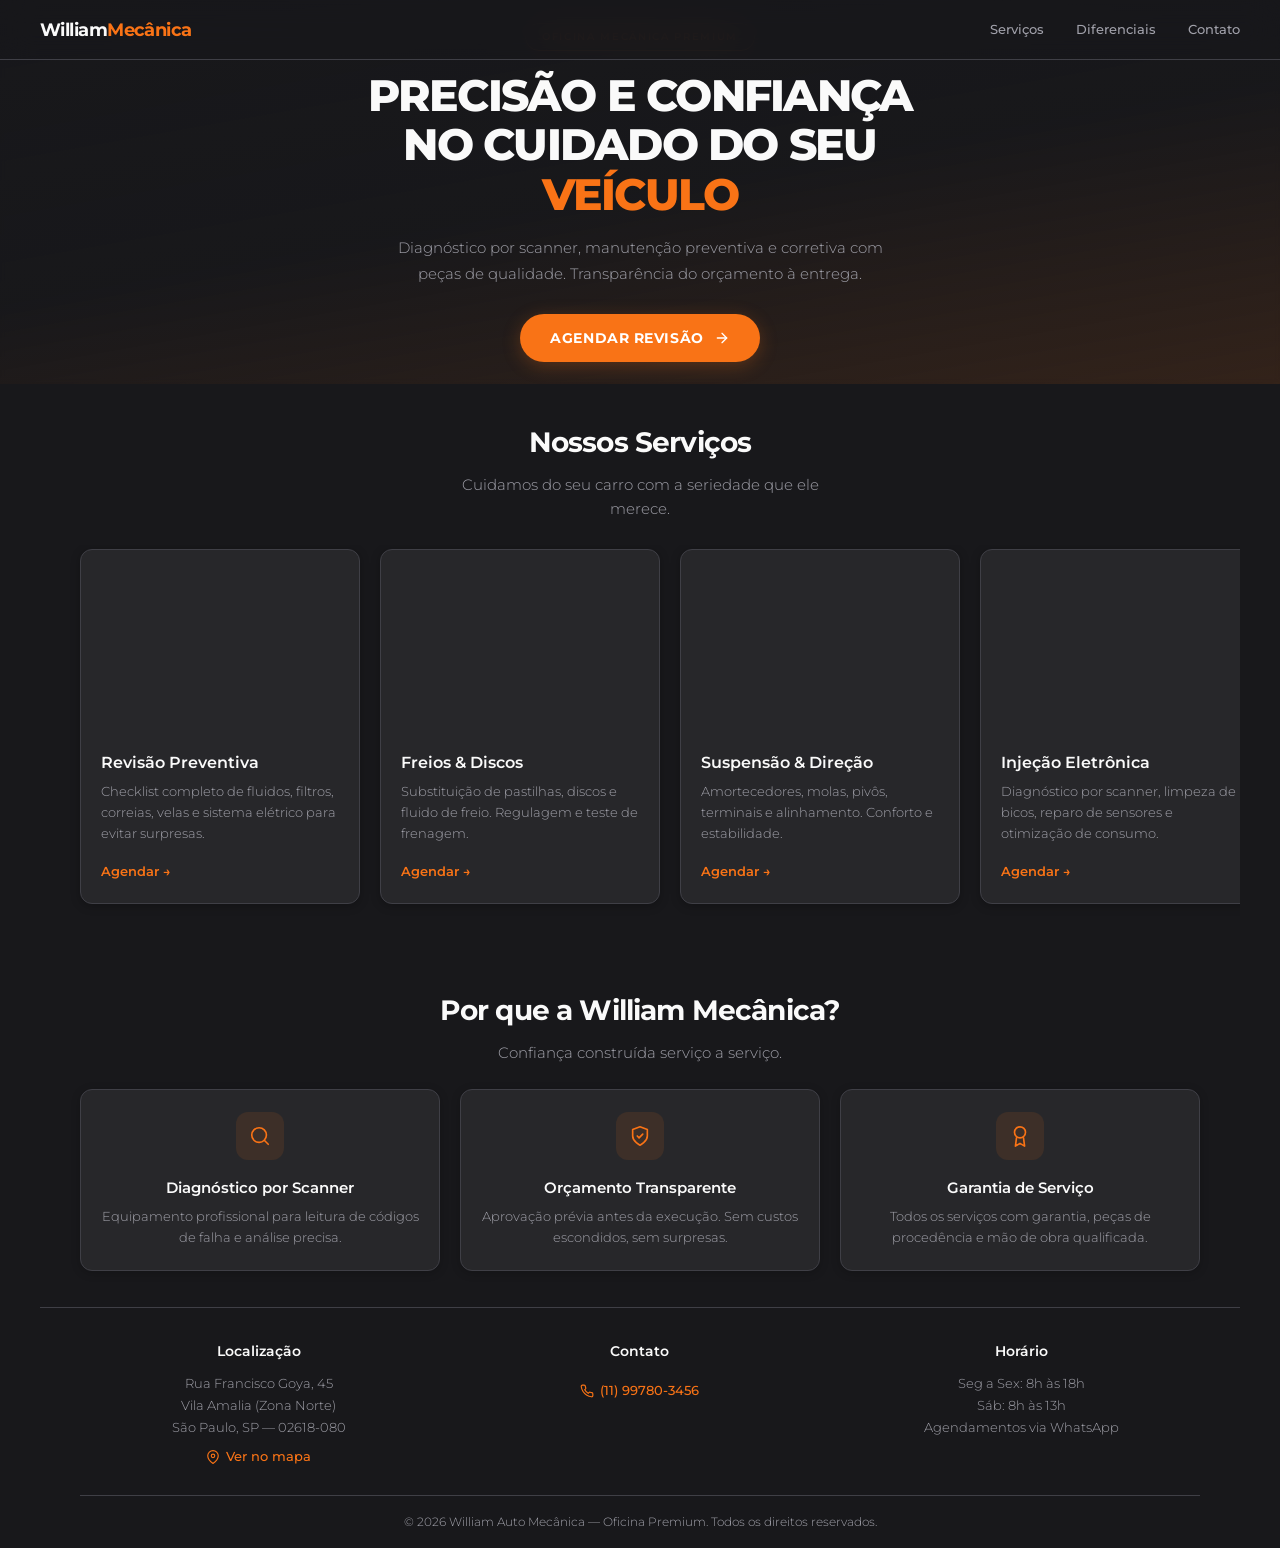
<file: william-automecanica/index.html>
<!DOCTYPE html>
<html lang="pt-BR">
<head>
  <meta charset="UTF-8">
  <meta name="viewport" content="width=device-width, initial-scale=1.0">
  <title>William Auto Mecânica — Oficina Premium</title>
  <link rel="icon" type="image/svg+xml" href="img/favicon.svg">
  <meta name="description" content="Revisão preventiva, freios, suspensão, injeção eletrônica e diagnóstico por scanner. Agende pelo WhatsApp.">
  <script src="/assets/js/gate.js"></script>
  <link rel="stylesheet" href="/assets/css/base.css">
  <link rel="stylesheet" href="css/style.css">
</head>
<body>

  <!-- Header -->
  <header class="wm-header">
    <a href="#" class="wm-logo">William<span>Mecânica</span></a>
    <nav class="wm-nav">
      <a href="#servicos">Serviços</a>
      <a href="#diferenciais">Diferenciais</a>
      <a href="#contato">Contato</a>
    </nav>
    <button class="wm-menu-toggle" aria-label="Menu">
      <span></span><span></span><span></span>
    </button>
  </header>

  <!-- Hero -->
  <section class="wm-hero">
    <div class="wm-hero-bg"></div>
    <div class="wm-hero-overlay"></div>
    <div class="wm-hero-content">
      <span class="wm-hero-tag hero-tag-anim">Oficina Mecânica Premium</span>
      <h1 class="hero-title-anim">Precisão e confiança no cuidado do seu <em>veículo</em></h1>
      <p class="hero-desc-anim">Diagnóstico por scanner, manutenção preventiva e corretiva com peças de qualidade. Transparência do orçamento à entrega.</p>
      <a href="https://wa.me/5511997803456?text=Ol%C3%A1%20William%2C%20gostaria%20de%20agendar%20uma%20revis%C3%A3o%2For%C3%A7amento%20para%20meu%20ve%C3%ADculo." class="wm-btn hero-cta-anim">
        Agendar Revisão
        <svg width="16" height="16" viewBox="0 0 24 24" fill="none" stroke="currentColor" stroke-width="2" stroke-linecap="round" stroke-linejoin="round"><path d="M5 12h14"/><path d="m12 5 7 7-7 7"/></svg>
      </a>
    </div>
  </section>

  <!-- Serviços -->
  <section class="wm-section" id="servicos">
    <div class="wm-section-header reveal">
      <h2>Nossos Serviços</h2>
      <p>Cuidamos do seu carro com a seriedade que ele merece.</p>
    </div>
    <div class="wm-carousel reveal-stagger">

      <article class="wm-card reveal-child">
        <div class="wm-card-img" role="img" aria-label="Revisão preventiva"></div>
        <div class="wm-card-body">
          <h3>Revisão Preventiva</h3>
          <p>Checklist completo de fluidos, filtros, correias, velas e sistema elétrico para evitar surpresas.</p>
          <a href="https://wa.me/5511997803456?text=Ol%C3%A1%20William%2C%20quero%20agendar%20uma%20revis%C3%A3o%20preventiva." class="wm-card-cta">Agendar &rarr;</a>
        </div>
      </article>

      <article class="wm-card reveal-child">
        <div class="wm-card-img" role="img" aria-label="Freios e discos"></div>
        <div class="wm-card-body">
          <h3>Freios &amp; Discos</h3>
          <p>Substituição de pastilhas, discos e fluido de freio. Regulagem e teste de frenagem.</p>
          <a href="https://wa.me/5511997803456?text=Ol%C3%A1%20William%2C%20preciso%20verificar%20os%20freios." class="wm-card-cta">Agendar &rarr;</a>
        </div>
      </article>

      <article class="wm-card reveal-child">
        <div class="wm-card-img" role="img" aria-label="Suspensão e direção"></div>
        <div class="wm-card-body">
          <h3>Suspensão &amp; Direção</h3>
          <p>Amortecedores, molas, pivôs, terminais e alinhamento. Conforto e estabilidade.</p>
          <a href="https://wa.me/5511997803456?text=Ol%C3%A1%20William%2C%20preciso%20de%20or%C3%A7amento%20para%20suspens%C3%A3o." class="wm-card-cta">Agendar &rarr;</a>
        </div>
      </article>

      <article class="wm-card reveal-child">
        <div class="wm-card-img" role="img" aria-label="Injeção eletrônica"></div>
        <div class="wm-card-body">
          <h3>Injeção Eletrônica</h3>
          <p>Diagnóstico por scanner, limpeza de bicos, reparo de sensores e otimização de consumo.</p>
          <a href="https://wa.me/5511997803456?text=Ol%C3%A1%20William%2C%20preciso%20de%20diagn%C3%B3stico%20de%20inje%C3%A7%C3%A3o." class="wm-card-cta">Agendar &rarr;</a>
        </div>
      </article>

    </div>
    <div class="wm-carousel-dots"><span></span><span></span><span></span><span></span></div>
  </section>

  <!-- Diferenciais -->
  <section class="wm-section" id="diferenciais">
    <div class="wm-section-header reveal">
      <h2>Por que a William Mecânica?</h2>
      <p>Confiança construída serviço a serviço.</p>
    </div>
    <div class="wm-diff-row reveal-stagger">

      <div class="wm-diff-item reveal-child">
        <div class="wm-diff-icon">
          <!-- Search / Scanner -->
          <svg viewBox="0 0 24 24"><circle cx="11" cy="11" r="8"/><line x1="21" y1="21" x2="16.65" y2="16.65"/></svg>
        </div>
        <h3>Diagnóstico por Scanner</h3>
        <p>Equipamento profissional para leitura de códigos de falha e análise precisa.</p>
      </div>

      <div class="wm-diff-item reveal-child">
        <div class="wm-diff-icon">
          <!-- Shield Check / Transparência -->
          <svg viewBox="0 0 24 24"><path d="M12 22s8-4 8-10V5l-8-3-8 3v7c0 6 8 10 8 10z"/><path d="M9 12l2 2 4-4"/></svg>
        </div>
        <h3>Orçamento Transparente</h3>
        <p>Aprovação prévia antes da execução. Sem custos escondidos, sem surpresas.</p>
      </div>

      <div class="wm-diff-item reveal-child">
        <div class="wm-diff-icon">
          <!-- Award / Garantia -->
          <svg viewBox="0 0 24 24"><circle cx="12" cy="8" r="6"/><path d="M8.21 13.89 7 23l5-3 5 3-1.21-9.12"/></svg>
        </div>
        <h3>Garantia de Serviço</h3>
        <p>Todos os serviços com garantia, peças de procedência e mão de obra qualificada.</p>
      </div>

    </div>
  </section>

  <!-- Footer -->
  <footer class="wm-footer reveal" id="contato">
    <div class="wm-footer-grid">
      <div class="wm-footer-col">
        <h4>Localização</h4>
        <p>Rua Francisco Goya, 45<br>Vila Amalia (Zona Norte)<br>São Paulo, SP — 02618-080</p>
        <a href="https://www.google.com/maps/search/?api=1&query=Rua+Francisco+Goya+45+Vila+Amalia+São+Paulo+SP" target="_blank" rel="noopener noreferrer" class="wm-footer-link">
          <svg width="14" height="14" viewBox="0 0 24 24" fill="none" stroke="currentColor" stroke-width="2" stroke-linecap="round" stroke-linejoin="round"><path d="M21 10c0 7-9 13-9 13s-9-6-9-13a9 9 0 0 1 18 0z"/><circle cx="12" cy="10" r="3"/></svg>
          Ver no mapa
        </a>
      </div>
      <div class="wm-footer-col">
        <h4>Contato</h4>
        <a href="https://wa.me/5511997803456?text=Ol%C3%A1%20William%2C%20gostaria%20de%20agendar%20uma%20revis%C3%A3o." class="wm-footer-link">
          <svg width="14" height="14" viewBox="0 0 24 24" fill="none" stroke="currentColor" stroke-width="2" stroke-linecap="round" stroke-linejoin="round"><path d="M22 16.92v3a2 2 0 0 1-2.18 2 19.79 19.79 0 0 1-8.63-3.07 19.5 19.5 0 0 1-6-6 19.79 19.79 0 0 1-3.07-8.67A2 2 0 0 1 4.11 2h3a2 2 0 0 1 2 1.72c.127.96.361 1.903.7 2.81a2 2 0 0 1-.45 2.11L8.09 9.91a16 16 0 0 0 6 6l1.27-1.27a2 2 0 0 1 2.11-.45c.907.339 1.85.573 2.81.7A2 2 0 0 1 22 16.92z"/></svg>
          (11) 99780-3456
        </a>
      </div>
      <div class="wm-footer-col">
        <h4>Horário</h4>
        <p>Seg a Sex: 8h às 18h<br>Sáb: 8h às 13h<br>Agendamentos via WhatsApp</p>
      </div>
    </div>
    <div class="wm-footer-bottom">
      <p>&copy; 2026 William Auto Mecânica — Oficina Premium. Todos os direitos reservados.</p>
    </div>
  </footer>

  <!-- WhatsApp FAB -->
  <a href="https://wa.me/5511997803456?text=Ol%C3%A1%20William%2C%20gostaria%20de%20agendar%20uma%20revis%C3%A3o%2For%C3%A7amento%20para%20meu%20ve%C3%ADculo." class="whatsapp-fab" aria-label="Fale conosco pelo WhatsApp" target="_blank" rel="noopener noreferrer">
    <svg viewBox="0 0 32 32" xmlns="http://www.w3.org/2000/svg"><path d="M16.004 2.667A13.24 13.24 0 0 0 2.78 15.89a13.13 13.13 0 0 0 1.768 6.592L2.667 29.333l7.08-1.854A13.24 13.24 0 0 0 16.004 29.333 13.24 13.24 0 0 0 29.333 16.1 13.24 13.24 0 0 0 16.004 2.667Zm0 24.222a10.77 10.77 0 0 1-5.49-1.504l-.394-.234-4.093 1.073 1.093-3.99-.257-.41a10.74 10.74 0 0 1-1.648-5.733A10.8 10.8 0 0 1 16.004 5.11 10.8 10.8 0 0 1 26.89 16.1a10.8 10.8 0 0 1-10.886 10.789Zm5.975-8.072c-.328-.164-1.94-.957-2.241-1.066-.301-.11-.52-.164-.74.164s-.848 1.066-1.04 1.285c-.191.218-.383.246-.711.082a8.96 8.96 0 0 1-2.638-1.628 9.89 9.89 0 0 1-1.825-2.274c-.191-.328-.02-.505.144-.669.147-.147.328-.383.492-.574.164-.191.218-.328.328-.547.11-.218.055-.41-.027-.574-.082-.164-.74-1.784-1.013-2.442-.267-.642-.538-.555-.74-.565-.191-.01-.41-.012-.629-.012a1.21 1.21 0 0 0-.876.41c-.301.328-1.149 1.122-1.149 2.734s1.176 3.174 1.34 3.392c.164.218 2.314 3.533 5.61 4.954.783.339 1.395.54 1.871.692.786.25 1.501.215 2.067.13.63-.094 1.94-.793 2.214-1.558.273-.766.273-1.422.191-1.558-.082-.137-.301-.218-.629-.383Z"/></svg>
  </a>

<script src="/assets/js/animations.js"></script>
<script>
document.querySelector('.wm-menu-toggle').addEventListener('click',function(){
  document.querySelector('.wm-nav').classList.toggle('open');
});
document.querySelectorAll('.wm-nav a').forEach(function(a){
  a.addEventListener('click',function(){document.querySelector('.wm-nav').classList.remove('open');});
});
</script>
</body>
</html>
</file>
<file: assets/css/base.css>
/* ===================================================
   base.css — Reset, utilities, WhatsApp FAB
   =================================================== */

*,
*::before,
*::after {
  margin: 0;
  padding: 0;
  box-sizing: border-box;
}

html {
  font-size: 100%;
  scroll-behavior: smooth;
  -webkit-text-size-adjust: 100%;
}

body {
  min-height: 100vh;
  line-height: 1.6;
  -webkit-font-smoothing: antialiased;
  -moz-osx-font-smoothing: grayscale;
  overflow-x: hidden;
}

img,
picture,
video,
svg {
  display: block;
  max-width: 100%;
  height: auto;
}

a {
  text-decoration: none;
  color: inherit;
}

ul, ol {
  list-style: none;
}

button {
  font: inherit;
  cursor: pointer;
  border: none;
  background: none;
}

/* --- WhatsApp Floating Button --- */
.whatsapp-fab {
  position: fixed;
  bottom: 28px;
  right: 28px;
  z-index: 9999;
  display: flex;
  align-items: center;
  justify-content: center;
  width: 60px;
  height: 60px;
  border-radius: 50%;
  background: #25d366;
  box-shadow:
    0 4px 14px rgba(37, 211, 102, 0.35),
    0 0 0 0 rgba(37, 211, 102, 0.4);
  animation: wpp-pulse 2.5s infinite;
  transition: transform 0.25s ease, box-shadow 0.25s ease, opacity 0.4s ease;
  opacity: 0;
  pointer-events: none;
}

.whatsapp-fab.fab-visible {
  opacity: 1;
  pointer-events: auto;
}

.whatsapp-fab:hover {
  transform: translateY(-3px) scale(1.08);
  box-shadow: 0 8px 24px rgba(37, 211, 102, 0.5);
  animation: none;
}

.whatsapp-fab:active {
  transform: translateY(0) scale(0.96);
}

.whatsapp-fab svg {
  width: 30px;
  height: 30px;
  fill: #fff;
}

@keyframes wpp-pulse {
  0%   { box-shadow: 0 4px 14px rgba(37,211,102,.35), 0 0 0 0 rgba(37,211,102,.4); }
  70%  { box-shadow: 0 4px 14px rgba(37,211,102,.35), 0 0 0 14px rgba(37,211,102,0); }
  100% { box-shadow: 0 4px 14px rgba(37,211,102,.35), 0 0 0 0 rgba(37,211,102,0); }
}

@media (max-width: 480px) {
  .whatsapp-fab {
    bottom: 18px;
    right: 18px;
    width: 52px;
    height: 52px;
  }
  .whatsapp-fab svg {
    width: 26px;
    height: 26px;
  }
}

/* --- Scroll Reveal Animations --- */
.reveal {
  opacity: 0;
  transform: translateY(32px);
  transition: opacity 0.7s cubic-bezier(0.16, 1, 0.3, 1),
              transform 0.7s cubic-bezier(0.16, 1, 0.3, 1);
}

.reveal.visible {
  opacity: 1;
  transform: translateY(0);
}

.reveal-child {
  opacity: 0;
  transform: translateY(24px);
  transition: opacity 0.6s cubic-bezier(0.16, 1, 0.3, 1),
              transform 0.6s cubic-bezier(0.16, 1, 0.3, 1);
}

.reveal-child.visible {
  opacity: 1;
  transform: translateY(0);
}

/* --- Hero Entrance --- */
.hero-animate {
  opacity: 0;
  transform: translateY(40px);
  transition: opacity 1s cubic-bezier(0.16, 1, 0.3, 1),
              transform 1s cubic-bezier(0.16, 1, 0.3, 1);
}

.hero-animate .hero-tag-anim {
  opacity: 0;
  transform: translateY(16px) scale(0.9);
  transition: opacity 0.6s 0.3s cubic-bezier(0.16, 1, 0.3, 1),
              transform 0.6s 0.3s cubic-bezier(0.16, 1, 0.3, 1);
}

.hero-animate .hero-title-anim {
  opacity: 0;
  transform: translateY(20px);
  transition: opacity 0.7s 0.5s cubic-bezier(0.16, 1, 0.3, 1),
              transform 0.7s 0.5s cubic-bezier(0.16, 1, 0.3, 1);
}

.hero-animate .hero-desc-anim {
  opacity: 0;
  transform: translateY(16px);
  transition: opacity 0.7s 0.7s cubic-bezier(0.16, 1, 0.3, 1),
              transform 0.7s 0.7s cubic-bezier(0.16, 1, 0.3, 1);
}

.hero-animate .hero-cta-anim {
  opacity: 0;
  transform: translateY(16px);
  transition: opacity 0.6s 0.9s cubic-bezier(0.16, 1, 0.3, 1),
              transform 0.6s 0.9s cubic-bezier(0.16, 1, 0.3, 1);
}

.hero-visible {
  opacity: 1;
  transform: translateY(0);
}

.hero-visible .hero-tag-anim,
.hero-visible .hero-title-anim,
.hero-visible .hero-desc-anim,
.hero-visible .hero-cta-anim {
  opacity: 1;
  transform: translateY(0) scale(1);
}

/* --- Parallax base --- */
[class*="-hero-bg"] {
  will-change: transform;
  transform: scale(1.05);
}

/* --- Prefers reduced motion --- */
@media (prefers-reduced-motion: reduce) {
  .reveal, .reveal-child, .hero-animate,
  .hero-animate .hero-tag-anim,
  .hero-animate .hero-title-anim,
  .hero-animate .hero-desc-anim,
  .hero-animate .hero-cta-anim {
    opacity: 1 !important;
    transform: none !important;
    transition: none !important;
  }
  [class*="-hero-bg"] { transform: none !important; will-change: auto; }
}
</file>
<file: cris-doces/css/style.css>
/* ===================================================
   Crys Docess — Confeitaria Fina & Artesanal
   Font: Plus Jakarta Sans
   Paleta: creme #FDFBF7 · cacau #3E2723 · rosa #C9928E · dourado #C9A96E
   =================================================== */

@import url('https://fonts.googleapis.com/css2?family=Plus+Jakarta+Sans:wght@300;400;500;600;700&display=swap');

:root {
  --cd-bg:        #FDFBF7;
  --cd-surface:   #FFFFFF;
  --cd-text:      #3E2723;
  --cd-text-soft: #7D5A50;
  --cd-accent:    #C9928E;
  --cd-gold:      #C9A96E;
  --cd-border:    #EDE4DA;
  --cd-radius:    12px;
  --cd-font:      'Plus Jakarta Sans', sans-serif;
}

body {
  font-family: var(--cd-font);
  background: var(--cd-bg);
  color: var(--cd-text);
}

/* ─── Header ─── */
.cd-header {
  position: fixed;
  top: 0;
  left: 0;
  right: 0;
  z-index: 200;
  display: flex;
  align-items: center;
  justify-content: space-between;
  padding: 0 40px;
  height: 60px;
  background: rgba(253, 251, 247, 0.82);
  backdrop-filter: blur(16px);
  -webkit-backdrop-filter: blur(16px);
  border-bottom: 1px solid var(--cd-border);
}

.cd-logo {
  font-size: 1.15rem;
  font-weight: 700;
  letter-spacing: -0.03em;
  display: flex;
  align-items: center;
  gap: 8px;
  white-space: nowrap;
}

.cd-logo-img {
  width: 36px;
  height: 36px;
  border-radius: 50%;
  object-fit: cover;
}

.cd-logo-text span { color: var(--cd-accent); }

.cd-nav { display: flex; gap: 32px; }

.cd-nav a {
  font-size: 0.8125rem;
  font-weight: 500;
  color: var(--cd-text-soft);
  position: relative;
  transition: color 0.25s;
}

.cd-nav a::after {
  content: '';
  position: absolute;
  left: 0;
  bottom: -4px;
  width: 0;
  height: 2px;
  background: var(--cd-accent);
  border-radius: 1px;
  transition: width 0.3s;
}

.cd-nav a:hover { color: var(--cd-text); }
.cd-nav a:hover::after { width: 100%; }

.cd-menu-toggle {
  display: none;
  flex-direction: column;
  gap: 5px;
}

.cd-menu-toggle span {
  display: block;
  width: 22px;
  height: 2px;
  background: var(--cd-text);
  border-radius: 2px;
}

/* ─── Hero ─── */
.cd-hero {
  position: relative;
  height: clamp(380px, 30vw, 520px);
  display: flex;
  align-items: center;
  justify-content: center;
  overflow: hidden;
}

.cd-hero-bg {
  position: absolute;
  inset: 0;
  background:
    url('../img/hero1.jpeg')
    center / cover no-repeat;
}

.cd-hero-overlay {
  position: absolute;
  inset: 0;
  background: linear-gradient(
    160deg,
    rgba(253, 251, 247, 0.93) 0%,
    rgba(253, 251, 247, 0.80) 40%,
    rgba(201, 146, 142, 0.22) 100%
  );
  backdrop-filter: blur(2px);
}

.cd-hero-content {
  position: relative;
  z-index: 2;
  text-align: center;
  padding: 0 24px;
  max-width: 620px;
}

.cd-hero-tag {
  display: inline-block;
  font-size: 0.65rem;
  font-weight: 600;
  text-transform: uppercase;
  letter-spacing: 0.16em;
  color: var(--cd-gold);
  border: 1px solid var(--cd-gold);
  padding: 5px 16px;
  border-radius: 40px;
  margin-bottom: 20px;
}

.cd-hero-content h1 {
  font-size: clamp(1.6rem, 4.5vw, 2.75rem);
  font-weight: 700;
  line-height: 1.15;
  letter-spacing: -0.04em;
  margin-bottom: 16px;
}

.cd-hero-content h1 em {
  font-style: normal;
  color: var(--cd-accent);
}

.cd-hero-content p {
  font-size: 0.9375rem;
  font-weight: 300;
  color: var(--cd-text-soft);
  line-height: 1.7;
  margin-bottom: 28px;
  max-width: 480px;
  margin-left: auto;
  margin-right: auto;
}

.cd-btn {
  display: inline-flex;
  align-items: center;
  gap: 10px;
  padding: 13px 30px;
  font-size: 0.875rem;
  font-weight: 600;
  font-family: var(--cd-font);
  color: #fff;
  background: var(--cd-accent);
  border-radius: 52px;
  box-shadow: 0 4px 18px rgba(201, 146, 142, 0.3);
  transition: all 0.3s;
}

.cd-btn:hover {
  background: #b57f7a;
  transform: translateY(-2px);
  box-shadow: 0 8px 24px rgba(201, 146, 142, 0.4);
}

.cd-btn svg { transition: transform 0.25s; }
.cd-btn:hover svg { transform: translateX(3px); }

/* ─── Sections ─── */
.cd-section {
  padding: 36px 40px;
  max-width: 1200px;
  margin: 0 auto;
}

.cd-section-header {
  text-align: center;
  margin-bottom: 24px;
}

.cd-section-header h2 {
  font-size: 1.75rem;
  font-weight: 700;
  letter-spacing: -0.03em;
  margin-bottom: 8px;
}

.cd-section-header p {
  font-size: 0.9375rem;
  color: var(--cd-text-soft);
  font-weight: 300;
  max-width: 420px;
  margin: 0 auto;
}

/* ─── Videos Carousel ─── */
.cd-videos {
  display: flex;
  gap: 18px;
  overflow-x: auto;
  scroll-snap-type: x mandatory;
  scroll-padding-left: 40px;
  padding: 4px 40px 12px;
  margin: 0 -40px;
  scrollbar-width: none;
}

.cd-videos::-webkit-scrollbar { display: none; }

.cd-video {
  flex: 0 0 200px;
  scroll-snap-align: start;
  text-align: center;
}

.cd-video:last-child { margin-right: 40px; }

.cd-video iframe {
  width: 100%;
  aspect-ratio: 9 / 16;
  border: none;
  border-radius: var(--cd-radius);
  background: var(--cd-border);
}

.cd-video-label {
  display: block;
  font-size: 0.8125rem;
  font-weight: 500;
  color: var(--cd-text-soft);
  margin-top: 10px;
}

/* ─── Carousel ─── */
.cd-carousel {
  display: flex;
  gap: 20px;
  overflow-x: auto;
  scroll-snap-type: x mandatory;
  scroll-padding-left: 40px;
  padding: 4px 40px 12px;
  margin: 0 -40px;
  scrollbar-width: none;
}

.cd-carousel::-webkit-scrollbar { display: none; }

.cd-card {
  flex: 0 0 280px;
  scroll-snap-align: start;
  background: var(--cd-surface);
  border: 1px solid var(--cd-border);
  border-radius: var(--cd-radius);
  overflow: hidden;
  box-shadow: 0 2px 10px rgba(62, 39, 35, 0.04);
  transition: box-shadow 0.35s, transform 0.3s;
}

.cd-card:hover {
  box-shadow: 0 10px 36px rgba(62, 39, 35, 0.09);
  transform: translateY(-4px);
}

.cd-card:last-child {
  margin-right: 40px;
}

.cd-card-img {
  width: 100%;
  height: 220px;
  background: linear-gradient(135deg, #EDE4DA 0%, #F5EDE4 100%);
  background-size: contain;
  background-position: center;
  background-repeat: no-repeat;
  background-origin: content-box;
  padding: 8px;
}

.cd-card:nth-child(1) .cd-card-img {
  background-image: url('../img/bombom_uva.jpg');
}

.cd-card:nth-child(2) .cd-card-img {
  background-image: url('../img/brigadeiro_gourmet.jpeg');
}

.cd-card:nth-child(3) .cd-card-img {
  background-image: url('../img/beijinho_gourmet.jpg');
}

.cd-card:nth-child(4) .cd-card-img {
  background-image: url('../img/panetone_trufado.jpg');
}

.cd-card:nth-child(5) .cd-card-img {
  background-image: url('../img/copo_delicias.jpg');
}

.cd-card-body {
  padding: 20px;
}

.cd-card-body h3 {
  font-size: 1rem;
  font-weight: 600;
  margin-bottom: 6px;
}

.cd-card-body p {
  font-size: 0.8125rem;
  color: var(--cd-text-soft);
  font-weight: 300;
  line-height: 1.6;
  margin-bottom: 14px;
}

.cd-card-cta {
  font-size: 0.8125rem;
  font-weight: 600;
  color: var(--cd-accent);
  display: inline-flex;
  align-items: center;
  gap: 6px;
  transition: gap 0.25s;
}

.cd-card-cta:hover { gap: 12px; }

/* Scroll indicator dots */
.cd-carousel-dots {
  display: flex;
  justify-content: center;
  gap: 8px;
  padding-top: 8px;
}

.cd-carousel-dots span {
  width: 6px;
  height: 6px;
  border-radius: 50%;
  background: var(--cd-border);
}

.cd-carousel-dots span:first-child {
  background: var(--cd-accent);
  width: 18px;
  border-radius: 3px;
}

/* ─── Diferenciais Row ─── */
.cd-diff-row {
  display: flex;
  gap: 20px;
}

.cd-diff-item {
  flex: 1;
  min-width: 0;
  background: var(--cd-surface);
  border: 1px solid var(--cd-border);
  border-radius: var(--cd-radius);
  padding: 22px 20px;
  text-align: center;
  box-shadow: 0 2px 10px rgba(62, 39, 35, 0.04);
  transition: border-color 0.3s, box-shadow 0.3s;
}

.cd-diff-item:hover {
  border-color: var(--cd-accent);
  box-shadow: 0 8px 28px rgba(201, 146, 142, 0.10);
}

.cd-diff-icon {
  display: inline-flex;
  align-items: center;
  justify-content: center;
  width: 48px;
  height: 48px;
  border-radius: 12px;
  background: rgba(201, 146, 142, 0.10);
  margin-bottom: 16px;
}

.cd-diff-icon svg {
  width: 22px;
  height: 22px;
  stroke: var(--cd-accent);
  fill: none;
  stroke-width: 1.8;
  stroke-linecap: round;
  stroke-linejoin: round;
}

.cd-diff-item h3 {
  font-size: 0.9375rem;
  font-weight: 600;
  margin-bottom: 6px;
}

.cd-diff-item p {
  font-size: 0.8125rem;
  color: var(--cd-text-soft);
  font-weight: 300;
  line-height: 1.6;
}

/* ─── Footer ─── */
.cd-footer {
  padding: 32px 40px 0;
  max-width: 1200px;
  margin: 0 auto;
  border-top: 1px solid var(--cd-border);
}

.cd-footer-grid {
  display: grid;
  grid-template-columns: repeat(3, 1fr);
  gap: 24px;
  padding-bottom: 24px;
  border-bottom: 1px solid var(--cd-border);
  text-align: center;
}

.cd-footer-col h4 {
  font-size: 0.875rem;
  font-weight: 600;
  margin-bottom: 10px;
}

.cd-footer-col p {
  font-size: 0.8125rem;
  color: var(--cd-text-soft);
  font-weight: 300;
  line-height: 1.7;
}

.cd-footer-link {
  display: inline-flex;
  align-items: center;
  gap: 6px;
  font-size: 0.8125rem;
  font-weight: 500;
  color: var(--cd-accent);
  margin-top: 8px;
  transition: gap 0.2s;
}

.cd-footer-link:hover { gap: 10px; }

.cd-footer-col .cd-footer-link + .cd-footer-link { margin-top: 6px; display: flex; justify-content: center; }

.cd-footer-bottom {
  text-align: center;
  padding: 16px 0;
  font-size: 0.75rem;
  color: var(--cd-text-soft);
  font-weight: 300;
}

/* ─── Responsivo ─── */
@media (min-width: 901px) {
  .cd-videos { justify-content: center; }
  .cd-carousel-dots { display: none; }
}

@media (max-width: 900px) {
  .cd-header { padding: 0 20px; }
  .cd-diff-row { flex-direction: column; }
  .cd-section { padding: 32px 20px; }
  .cd-carousel { scroll-padding-left: 20px; padding-left: 20px; padding-right: 20px; margin: 0 -20px; }
  .cd-card:last-child { margin-right: 20px; }
  .cd-videos { scroll-padding-left: 20px; padding-left: 20px; padding-right: 20px; margin: 0 -20px; justify-content: flex-start; }
  .cd-video:last-child { margin-right: 20px; }
}

@media (max-width: 768px) {
  .cd-nav {
    display: none;
    position: absolute;
    top: 60px;
    left: 0;
    right: 0;
    flex-direction: column;
    background: rgba(253, 251, 247, 0.97);
    backdrop-filter: blur(16px);
    -webkit-backdrop-filter: blur(16px);
    border-bottom: 1px solid var(--cd-border);
    padding: 16px 24px;
    gap: 16px;
  }
  .cd-nav.open { display: flex; }
  .cd-menu-toggle { display: flex; }

  .cd-hero {
    height: auto;
    padding: 100px 20px 48px;
  }

  .cd-hero-content h1 { font-size: 1.5rem; }
  .cd-hero-content p { font-size: 0.875rem; margin-bottom: 20px; }
  .cd-btn { padding: 12px 26px; font-size: 0.8125rem; }

  .cd-section { padding: 28px 16px; }
  .cd-section-header { margin-bottom: 20px; }
  .cd-section-header h2 { font-size: 1.4rem; }
  .cd-card { flex: 0 0 calc(100vw - 48px); }
  .cd-card-img { height: 190px; }
  .cd-carousel { scroll-padding-left: 16px; padding-left: 16px; padding-right: 16px; margin: 0 -16px; gap: 14px; }
  .cd-card:last-child { margin-right: 16px; }
  .cd-videos { scroll-padding-left: 16px; padding-left: 16px; padding-right: 16px; margin: 0 -16px; gap: 14px; }
  .cd-video { flex: 0 0 55vw; }
  .cd-video:last-child { margin-right: 16px; }
  .cd-footer { padding: 24px 16px 0; }
  .cd-footer-grid { grid-template-columns: 1fr; gap: 20px; }
}

@media (max-width: 400px) {
  .cd-header { padding: 0 16px; height: 56px; }
  .cd-hero { padding: 88px 16px 40px; }
  .cd-hero-content h1 { font-size: 1.3rem; }
  .cd-hero-content p { font-size: 0.8125rem; }
  .cd-hero-tag { font-size: 0.6rem; padding: 4px 12px; }
  .cd-btn { padding: 11px 22px; font-size: 0.75rem; }
  .cd-section { padding: 24px 14px; }
  .cd-card { flex: 0 0 calc(100vw - 40px); }
  .cd-card-img { height: 170px; }
  .cd-card-body { padding: 16px; }
  .cd-video { flex: 0 0 50vw; }
}
</file>
<file: erick-estillo/css/style.css>
/* ===================================================
   Erick Estillo — Martelinho de Ouro
   Font: Montserrat
   Paleta: preto #0D0D0D · surface #1A1A1A · dourado #C9A84C
   =================================================== */

@import url('https://fonts.googleapis.com/css2?family=Montserrat:wght@300;400;500;600;700;800&display=swap');

:root {
  --ee-bg:        #0D0D0D;
  --ee-surface:   #1A1A1A;
  --ee-text:      #FAFAF5;
  --ee-text-soft: #A1A1AA;
  --ee-accent:    #C9A84C;
  --ee-accent-dim: rgba(201, 168, 76, 0.10);
  --ee-border:    #2A2A2A;
  --ee-radius:    12px;
  --ee-font:      'Montserrat', sans-serif;
}

body {
  font-family: var(--ee-font);
  background: var(--ee-bg);
  color: var(--ee-text);
}

/* ─── Header ─── */
.ee-header {
  position: fixed;
  top: 0;
  left: 0;
  right: 0;
  z-index: 200;
  display: flex;
  align-items: center;
  justify-content: space-between;
  padding: 0 40px;
  height: 60px;
  background: rgba(13, 13, 13, 0.82);
  backdrop-filter: blur(16px);
  -webkit-backdrop-filter: blur(16px);
  border-bottom: 1px solid var(--ee-border);
}

.ee-logo { font-size: 1.15rem; font-weight: 700; letter-spacing: -0.03em; }
.ee-logo span { color: var(--ee-accent); }
.ee-nav { display: flex; gap: 32px; }

.ee-nav a {
  font-size: 0.8125rem;
  font-weight: 500;
  color: var(--ee-text-soft);
  position: relative;
  transition: color 0.25s;
}

.ee-nav a::after {
  content: '';
  position: absolute;
  left: 0;
  bottom: -4px;
  width: 0;
  height: 2px;
  background: var(--ee-accent);
  border-radius: 1px;
  transition: width 0.3s;
}

.ee-nav a:hover { color: var(--ee-text); }
.ee-nav a:hover::after { width: 100%; }

.ee-menu-toggle { display: none; flex-direction: column; gap: 5px; }
.ee-menu-toggle span { display: block; width: 22px; height: 2px; background: var(--ee-text); border-radius: 2px; }

/* ─── Hero ─── */
.ee-hero {
  position: relative;
  height: clamp(480px, 50vw, 640px);
  display: flex;
  align-items: center;
  justify-content: center;
  overflow: hidden;
}

.ee-hero-bg {
  position: absolute;
  inset: 0;
  background: url('https://images.unsplash.com/photo-1594051673969-172a6f721d3c?w=1400&q=80') center/cover no-repeat;
}

.ee-hero-overlay {
  position: absolute;
  inset: 0;
  background: rgba(13, 13, 13, 0.65);
}

.ee-hero-content {
  position: relative;
  z-index: 2;
  text-align: center;
  padding: 0 24px;
  max-width: 680px;
}

.ee-hero-logo {
  max-width: 340px;
  width: 100%;
  height: auto;
  margin: 0 auto 24px;
}

.ee-hero-content h1 {
  font-size: clamp(1.6rem, 4.5vw, 2.75rem);
  font-weight: 800;
  line-height: 1.12;
  letter-spacing: -0.04em;
  text-transform: uppercase;
  margin-bottom: 16px;
}

.ee-hero-content h1 em { font-style: normal; color: var(--ee-accent); }

.ee-hero-content p {
  font-size: 0.9375rem;
  font-weight: 300;
  color: var(--ee-text-soft);
  line-height: 1.7;
  margin-bottom: 28px;
  max-width: 520px;
  margin-left: auto;
  margin-right: auto;
}

.ee-btn {
  display: inline-flex;
  align-items: center;
  gap: 10px;
  padding: 13px 30px;
  font-size: 0.875rem;
  font-weight: 700;
  font-family: var(--ee-font);
  color: #0D0D0D;
  background: var(--ee-accent);
  border-radius: 52px;
  text-transform: uppercase;
  letter-spacing: 0.04em;
  box-shadow: 0 4px 18px rgba(201, 168, 76, 0.25);
  transition: all 0.3s;
}

.ee-btn:hover {
  background: #b8963e;
  transform: translateY(-2px);
  box-shadow: 0 8px 24px rgba(201, 168, 76, 0.4);
}

.ee-btn svg { transition: transform 0.25s; }
.ee-btn:hover svg { transform: translateX(3px); }

/* ─── Insurance Badge ─── */
.ee-insurance {
  text-align: center;
  padding: 20px 40px;
  max-width: 1200px;
  margin: 0 auto;
}

.ee-insurance-badge {
  display: inline-flex;
  align-items: center;
  gap: 10px;
  padding: 12px 28px;
  background: var(--ee-surface);
  border: 1px solid var(--ee-accent);
  border-radius: 52px;
  font-size: 0.8125rem;
  font-weight: 600;
  letter-spacing: 0.06em;
  text-transform: uppercase;
  color: var(--ee-accent);
  white-space: nowrap;
}

.ee-insurance-badge svg {
  width: 18px;
  height: 18px;
  stroke: var(--ee-accent);
  fill: none;
  stroke-width: 2;
  stroke-linecap: round;
  stroke-linejoin: round;
}

/* ─── Sections ─── */
.ee-section {
  padding: 36px 40px;
  max-width: 1200px;
  margin: 0 auto;
}

.ee-section-header {
  text-align: center;
  margin-bottom: 24px;
}

.ee-section-header h2 {
  font-size: 1.75rem;
  font-weight: 700;
  letter-spacing: -0.03em;
  margin-bottom: 8px;
}

.ee-section-header p {
  font-size: 0.9375rem;
  color: var(--ee-text-soft);
  font-weight: 300;
  max-width: 420px;
  margin: 0 auto;
}

/* ─── Carousel (card com imagem, estilo William) ─── */
.ee-carousel {
  display: flex;
  gap: 20px;
  overflow-x: auto;
  scroll-snap-type: x mandatory;
  scroll-padding-left: 40px;
  padding: 4px 40px 12px;
  margin: 0 -40px;
  scrollbar-width: none;
}

.ee-carousel::-webkit-scrollbar { display: none; }

.ee-card {
  flex: 0 0 280px;
  scroll-snap-align: start;
  background: var(--ee-surface);
  border: 1px solid var(--ee-border);
  border-radius: var(--ee-radius);
  overflow: hidden;
  box-shadow: 0 2px 10px rgba(0, 0, 0, 0.25);
  transition: box-shadow 0.35s, transform 0.3s, border-color 0.3s;
}

.ee-card:hover {
  box-shadow: 0 10px 36px rgba(201, 168, 76, 0.12);
  transform: translateY(-4px);
  border-color: var(--ee-accent);
}

.ee-card:last-child { margin-right: 40px; }

.ee-card-img {
  width: 100%;
  height: 180px;
  background-color: var(--ee-surface);
  background-size: cover;
  background-position: center;
}

.ee-card:nth-child(1) .ee-card-img {
  background-image: url('https://images.unsplash.com/photo-1666009387246-65e8ad8e7103?w=600&q=80');
}

.ee-card:nth-child(2) .ee-card-img {
  background-image: url('https://images.unsplash.com/photo-1652987086612-d948b775d358?w=600&q=80');
}

.ee-card:nth-child(3) .ee-card-img {
  background-image: url('https://images.unsplash.com/photo-1549064233-945d7063292f?w=600&q=80');
}

.ee-card:nth-child(4) .ee-card-img {
  background-image: url('https://images.unsplash.com/photo-1708805282706-f44730b7e527?w=600&q=80');
}

.ee-card:nth-child(5) .ee-card-img {
  background-image: url('https://images.unsplash.com/photo-1652860316277-370ca5b1b1df?w=600&q=80');
}

.ee-card:nth-child(6) .ee-card-img {
  background-image: url('https://images.unsplash.com/photo-1658244500543-47f32dc51dc2?w=600&q=80');
}

.ee-card-body { padding: 20px; }

.ee-card-body h3 { font-size: 1rem; font-weight: 600; margin-bottom: 6px; }

.ee-card-body p {
  font-size: 0.8125rem;
  color: var(--ee-text-soft);
  font-weight: 300;
  line-height: 1.6;
  margin-bottom: 14px;
}

.ee-card-cta {
  font-size: 0.8125rem;
  font-weight: 600;
  color: var(--ee-accent);
  display: inline-flex;
  align-items: center;
  gap: 6px;
  transition: gap 0.25s;
}

.ee-card-cta:hover { gap: 12px; }

.ee-carousel-dots {
  display: flex;
  justify-content: center;
  gap: 8px;
  padding-top: 8px;
}

.ee-carousel-dots span {
  width: 6px;
  height: 6px;
  border-radius: 50%;
  background: var(--ee-border);
}

.ee-carousel-dots span:first-child {
  background: var(--ee-accent);
  width: 18px;
  border-radius: 3px;
}

/* ─── Diferenciais Row ─── */
.ee-diff-row {
  display: flex;
  gap: 20px;
}

.ee-diff-item {
  flex: 1;
  min-width: 0;
  background: var(--ee-surface);
  border: 1px solid var(--ee-border);
  border-radius: var(--ee-radius);
  padding: 22px 20px;
  text-align: center;
  box-shadow: 0 2px 10px rgba(0, 0, 0, 0.2);
  transition: border-color 0.3s, box-shadow 0.3s;
}

.ee-diff-item:hover {
  border-color: var(--ee-accent);
  box-shadow: 0 8px 28px rgba(201, 168, 76, 0.10);
}

.ee-diff-icon {
  display: inline-flex;
  align-items: center;
  justify-content: center;
  width: 48px;
  height: 48px;
  border-radius: 12px;
  background: var(--ee-accent-dim);
  margin-bottom: 16px;
}

.ee-diff-icon svg {
  width: 22px;
  height: 22px;
  stroke: var(--ee-accent);
  fill: none;
  stroke-width: 1.8;
  stroke-linecap: round;
  stroke-linejoin: round;
}

.ee-diff-item h3 { font-size: 0.9375rem; font-weight: 600; margin-bottom: 6px; }

.ee-diff-item p {
  font-size: 0.8125rem;
  color: var(--ee-text-soft);
  font-weight: 300;
  line-height: 1.6;
}

/* ─── Mapa ─── */
.ee-map {
  padding: 0 40px 8px;
  max-width: 1200px;
  margin: 0 auto;
}

/* ─── Footer ─── */
.ee-footer {
  padding: 32px 40px 0;
  max-width: 1200px;
  margin: 0 auto;
  border-top: 1px solid var(--ee-border);
}

.ee-footer-grid {
  display: grid;
  grid-template-columns: repeat(3, 1fr);
  gap: 24px;
  padding-bottom: 24px;
  border-bottom: 1px solid var(--ee-border);
  text-align: center;
}

.ee-footer-col h4 {
  font-size: 0.875rem;
  font-weight: 600;
  margin-bottom: 10px;
}

.ee-footer-col p {
  font-size: 0.8125rem;
  color: var(--ee-text-soft);
  font-weight: 300;
  line-height: 1.7;
}

.ee-footer-link {
  display: inline-flex;
  align-items: center;
  gap: 6px;
  font-size: 0.8125rem;
  font-weight: 500;
  color: var(--ee-accent);
  margin-top: 8px;
  transition: gap 0.2s;
}

.ee-footer-link:hover { gap: 10px; }

.ee-footer-col .ee-footer-link + .ee-footer-link { margin-top: 6px; display: flex; justify-content: center; }

.ee-footer-bottom {
  text-align: center;
  padding: 16px 0;
  font-size: 0.75rem;
  color: var(--ee-text-soft);
  font-weight: 300;
}

@media (min-width: 901px) {
  .ee-carousel-dots { display: none; }
}

/* ─── Responsivo ─── */
@media (max-width: 900px) {
  .ee-header { padding: 0 20px; }
  .ee-diff-row { flex-direction: column; }
  .ee-section { padding: 32px 20px; }
  .ee-carousel { scroll-padding-left: 20px; padding-left: 20px; padding-right: 20px; margin: 0 -20px; }
  .ee-card:last-child { margin-right: 20px; }
  .ee-insurance { padding: 16px 20px; }
  .ee-map { padding: 0 20px 8px; }
}

@media (max-width: 768px) {
  .ee-nav {
    display: none;
    position: absolute;
    top: 60px;
    left: 0;
    right: 0;
    flex-direction: column;
    background: rgba(13, 13, 13, 0.97);
    backdrop-filter: blur(16px);
    -webkit-backdrop-filter: blur(16px);
    border-bottom: 1px solid var(--ee-border);
    padding: 16px 24px;
    gap: 16px;
  }
  .ee-nav.open { display: flex; }
  .ee-menu-toggle { display: flex; }
  .ee-hero { height: auto; min-height: 420px; padding: 100px 20px 48px; }
  .ee-hero-content { padding: 0 20px; }
  .ee-hero-logo { max-width: 220px; margin-bottom: 16px; }
  .ee-hero-content h1 { font-size: 1.5rem; }
  .ee-hero-content p { font-size: 0.875rem; margin-bottom: 20px; }
  .ee-btn { padding: 12px 26px; font-size: 0.8125rem; }
  .ee-section { padding: 28px 16px; }
  .ee-section-header { margin-bottom: 20px; }
  .ee-section-header h2 { font-size: 1.4rem; }
  .ee-card { flex: 0 0 calc(100vw - 48px); }
  .ee-card-img { height: 150px; }
  .ee-carousel { scroll-padding-left: 16px; padding-left: 16px; padding-right: 16px; margin: 0 -16px; gap: 14px; }
  .ee-card:last-child { margin-right: 16px; }
  .ee-footer { padding: 24px 16px 0; }
  .ee-footer-grid { grid-template-columns: 1fr; gap: 20px; }
  .ee-insurance { padding: 12px 16px; }
  .ee-insurance-badge { font-size: 0.65rem; padding: 10px 16px; letter-spacing: 0.03em; gap: 6px; }
  .ee-map { padding: 0 16px 8px; }
}

@media (max-width: 400px) {
  .ee-header { padding: 0 16px; height: 56px; }
  .ee-hero { padding: 88px 16px 40px; min-height: 380px; }
  .ee-hero-content { padding: 0 16px; }
  .ee-hero-logo { max-width: 190px; margin-bottom: 14px; }
  .ee-hero-content h1 { font-size: 1.3rem; }
  .ee-hero-content p { font-size: 0.8125rem; }
  .ee-btn { padding: 11px 22px; font-size: 0.75rem; }
  .ee-section { padding: 24px 14px; }
  .ee-card { flex: 0 0 calc(100vw - 40px); }
  .ee-card-img { height: 130px; }
  .ee-card-body { padding: 16px; }
  .ee-insurance-badge { font-size: 0.6rem; padding: 8px 14px; }
}
</file>
<file: ulisses-informatica/css/style.css>
/* ===================================================
   Ulisses Informática — Suporte Técnico & TI
   Font: Inter
   Paleta: grafite #0F172A · surface #1E293B · ciano #38BDF8
   =================================================== */

@import url('https://fonts.googleapis.com/css2?family=Inter:wght@300;400;500;600;700&display=swap');

:root {
  --ui-bg:        #0F172A;
  --ui-surface:   #1E293B;
  --ui-text:      #E2E8F0;
  --ui-text-soft: #94A3B8;
  --ui-accent:    #38BDF8;
  --ui-accent-dim:rgba(56, 189, 248, 0.10);
  --ui-border:    #334155;
  --ui-radius:    12px;
  --ui-font:      'Inter', sans-serif;
}

body {
  font-family: var(--ui-font);
  background: var(--ui-bg);
  color: var(--ui-text);
}

/* ─── Header ─── */
.ui-header {
  position: fixed;
  top: 0;
  left: 0;
  right: 0;
  z-index: 200;
  display: flex;
  align-items: center;
  justify-content: space-between;
  padding: 0 40px;
  height: 60px;
  background: rgba(15, 23, 42, 0.78);
  backdrop-filter: blur(16px);
  -webkit-backdrop-filter: blur(16px);
  border-bottom: 1px solid var(--ui-border);
}

.ui-logo { font-size: 1.15rem; font-weight: 700; letter-spacing: -0.03em; }
.ui-logo span { color: var(--ui-accent); }
.ui-nav { display: flex; gap: 32px; }

.ui-nav a {
  font-size: 0.8125rem;
  font-weight: 500;
  color: var(--ui-text-soft);
  position: relative;
  transition: color 0.25s;
}

.ui-nav a::after {
  content: '';
  position: absolute;
  left: 0;
  bottom: -4px;
  width: 0;
  height: 2px;
  background: var(--ui-accent);
  border-radius: 1px;
  transition: width 0.3s;
}

.ui-nav a:hover { color: var(--ui-text); }
.ui-nav a:hover::after { width: 100%; }

.ui-menu-toggle { display: none; flex-direction: column; gap: 5px; }
.ui-menu-toggle span { display: block; width: 22px; height: 2px; background: var(--ui-text); border-radius: 2px; }

/* ─── Hero ─── */
.ui-hero {
  position: relative;
  height: clamp(380px, 30vw, 520px);
  display: flex;
  align-items: center;
  justify-content: center;
  overflow: hidden;
}

.ui-hero-bg {
  position: absolute;
  inset: 0;
  background:
    url('https://images.unsplash.com/photo-1587202372775-e229f172b9d7?w=1600&q=80')
    center / cover no-repeat;
}

.ui-hero-overlay {
  position: absolute;
  inset: 0;
  background: linear-gradient(
    170deg,
    rgba(15, 23, 42, 0.95) 0%,
    rgba(15, 23, 42, 0.84) 50%,
    rgba(56, 189, 248, 0.12) 100%
  );
  backdrop-filter: blur(3px);
}

.ui-hero-content {
  position: relative;
  z-index: 2;
  text-align: center;
  padding: 0 24px;
  max-width: 640px;
}

.ui-hero-tag {
  display: inline-block;
  font-size: 0.65rem;
  font-weight: 600;
  text-transform: uppercase;
  letter-spacing: 0.16em;
  color: var(--ui-accent);
  border: 1px solid rgba(56, 189, 248, 0.35);
  padding: 5px 16px;
  border-radius: 40px;
  margin-bottom: 20px;
}

.ui-hero-content h1 {
  font-size: clamp(1.6rem, 4.5vw, 2.75rem);
  font-weight: 700;
  line-height: 1.15;
  letter-spacing: -0.04em;
  margin-bottom: 16px;
}

.ui-hero-content h1 em { font-style: normal; color: var(--ui-accent); }

.ui-hero-content p {
  font-size: 0.9375rem;
  font-weight: 300;
  color: var(--ui-text-soft);
  line-height: 1.7;
  margin-bottom: 28px;
  max-width: 500px;
  margin-left: auto;
  margin-right: auto;
}

.ui-btn {
  display: inline-flex;
  align-items: center;
  gap: 10px;
  padding: 13px 30px;
  font-size: 0.875rem;
  font-weight: 600;
  font-family: var(--ui-font);
  color: var(--ui-bg);
  background: var(--ui-accent);
  border-radius: 52px;
  box-shadow: 0 4px 18px rgba(56, 189, 248, 0.25);
  transition: all 0.3s;
}

.ui-btn:hover {
  background: #22a1e0;
  transform: translateY(-2px);
  box-shadow: 0 8px 24px rgba(56, 189, 248, 0.4);
}

.ui-btn svg { transition: transform 0.25s; }
.ui-btn:hover svg { transform: translateX(3px); }

/* ─── Sections ─── */
.ui-section {
  padding: 36px 40px;
  max-width: 1200px;
  margin: 0 auto;
}

.ui-section-header {
  text-align: center;
  margin-bottom: 24px;
}

.ui-section-header h2 {
  font-size: 1.75rem;
  font-weight: 700;
  letter-spacing: -0.03em;
  margin-bottom: 8px;
}

.ui-section-header p {
  font-size: 0.9375rem;
  color: var(--ui-text-soft);
  font-weight: 300;
  max-width: 420px;
  margin: 0 auto;
}

/* ─── Carousel ─── */
.ui-carousel {
  display: flex;
  gap: 20px;
  overflow-x: auto;
  scroll-snap-type: x mandatory;
  scroll-padding-left: 40px;
  padding: 4px 40px 12px;
  margin: 0 -40px;
  scrollbar-width: none;
}

.ui-carousel::-webkit-scrollbar { display: none; }

.ui-card {
  flex: 0 0 280px;
  scroll-snap-align: start;
  background: var(--ui-surface);
  border: 1px solid var(--ui-border);
  border-radius: var(--ui-radius);
  overflow: hidden;
  box-shadow: 0 2px 10px rgba(0, 0, 0, 0.2);
  transition: box-shadow 0.35s, transform 0.3s, border-color 0.3s;
}

.ui-card:hover {
  box-shadow: 0 10px 36px rgba(56, 189, 248, 0.10);
  transform: translateY(-4px);
  border-color: var(--ui-accent);
}

.ui-card:last-child { margin-right: 40px; }

.ui-card-img {
  width: 100%;
  height: 180px;
  object-fit: cover;
  background: linear-gradient(135deg, #1E293B 0%, #334155 100%);
  background-size: cover;
  background-position: center;
}

.ui-card:nth-child(1) .ui-card-img {
  background-image: url('https://images.unsplash.com/photo-1597872200969-2b65d56bd16b?w=600&q=80');
}

.ui-card:nth-child(2) .ui-card-img {
  background-image: url('https://images.unsplash.com/photo-1591799264318-7e6ef8ddb7ea?w=600&q=80');
}

.ui-card:nth-child(3) .ui-card-img {
  background-image: url('https://images.unsplash.com/photo-1518770660439-4636190af475?w=600&q=80');
}

.ui-card:nth-child(4) .ui-card-img {
  background-image: url('https://images.unsplash.com/photo-1544197150-b99a580bb7a8?w=600&q=80');
}

.ui-card-body { padding: 20px; }

.ui-card-body h3 { font-size: 1rem; font-weight: 600; margin-bottom: 6px; }

.ui-card-body p {
  font-size: 0.8125rem;
  color: var(--ui-text-soft);
  font-weight: 300;
  line-height: 1.6;
  margin-bottom: 14px;
}

.ui-card-cta {
  font-size: 0.8125rem;
  font-weight: 600;
  color: var(--ui-accent);
  display: inline-flex;
  align-items: center;
  gap: 6px;
  transition: gap 0.25s;
}

.ui-card-cta:hover { gap: 12px; }

.ui-carousel-dots {
  display: flex;
  justify-content: center;
  gap: 8px;
  padding-top: 8px;
}

.ui-carousel-dots span {
  width: 6px;
  height: 6px;
  border-radius: 50%;
  background: var(--ui-border);
}

.ui-carousel-dots span:first-child {
  background: var(--ui-accent);
  width: 18px;
  border-radius: 3px;
}

/* ─── Process Steps ─── */
.ui-steps-row {
  display: flex;
  gap: 20px;
  counter-reset: step;
}

.ui-step {
  flex: 1;
  min-width: 0;
  background: var(--ui-surface);
  border: 1px solid var(--ui-border);
  border-radius: var(--ui-radius);
  padding: 20px 18px;
}

.ui-step::before {
  counter-increment: step;
  content: counter(step, decimal-leading-zero);
  font-size: 2rem;
  font-weight: 700;
  color: var(--ui-accent);
  opacity: 0.15;
  display: block;
  margin-bottom: 12px;
  line-height: 1;
}

.ui-step h3 { font-size: 0.9375rem; font-weight: 600; margin-bottom: 6px; }

.ui-step p {
  font-size: 0.8125rem;
  color: var(--ui-text-soft);
  font-weight: 300;
  line-height: 1.6;
}

/* ─── Footer ─── */
.ui-footer {
  padding: 32px 40px 0;
  max-width: 1200px;
  margin: 0 auto;
  border-top: 1px solid var(--ui-border);
}

.ui-footer-grid {
  display: grid;
  grid-template-columns: repeat(3, 1fr);
  gap: 24px;
  padding-bottom: 24px;
  border-bottom: 1px solid var(--ui-border);
  text-align: center;
}

.ui-footer-col h4 {
  font-size: 0.875rem;
  font-weight: 600;
  margin-bottom: 10px;
}

.ui-footer-col p {
  font-size: 0.8125rem;
  color: var(--ui-text-soft);
  font-weight: 300;
  line-height: 1.7;
}

.ui-footer-link {
  display: inline-flex;
  align-items: center;
  gap: 6px;
  font-size: 0.8125rem;
  font-weight: 500;
  color: var(--ui-accent);
  margin-top: 8px;
  transition: gap 0.2s;
}

.ui-footer-link:hover { gap: 10px; }

.ui-footer-col .ui-footer-link + .ui-footer-link { margin-top: 6px; display: flex; justify-content: center; }

.ui-footer-bottom {
  text-align: center;
  padding: 16px 0;
  font-size: 0.75rem;
  color: var(--ui-text-soft);
  font-weight: 300;
}

@media (min-width: 901px) {
  .ui-carousel-dots { display: none; }
}

/* ─── Responsivo ─── */
@media (max-width: 900px) {
  .ui-header { padding: 0 20px; }
  .ui-steps-row { flex-direction: column; }
  .ui-section { padding: 32px 20px; }
  .ui-carousel { scroll-padding-left: 20px; padding-left: 20px; padding-right: 20px; margin: 0 -20px; }
  .ui-card:last-child { margin-right: 20px; }
}

@media (max-width: 768px) {
  .ui-nav {
    display: none;
    position: absolute;
    top: 60px;
    left: 0;
    right: 0;
    flex-direction: column;
    background: rgba(15, 23, 42, 0.97);
    backdrop-filter: blur(16px);
    -webkit-backdrop-filter: blur(16px);
    border-bottom: 1px solid var(--ui-border);
    padding: 16px 24px;
    gap: 16px;
  }
  .ui-nav.open { display: flex; }
  .ui-menu-toggle { display: flex; }
  .ui-hero { height: auto; padding: 100px 20px 48px; }
  .ui-hero-content h1 { font-size: 1.5rem; }
  .ui-hero-content p { font-size: 0.875rem; margin-bottom: 20px; }
  .ui-btn { padding: 12px 26px; font-size: 0.8125rem; }
  .ui-section { padding: 28px 16px; }
  .ui-section-header { margin-bottom: 20px; }
  .ui-section-header h2 { font-size: 1.4rem; }
  .ui-card { flex: 0 0 calc(100vw - 48px); }
  .ui-card-img { height: 150px; }
  .ui-carousel { scroll-padding-left: 16px; padding-left: 16px; padding-right: 16px; margin: 0 -16px; gap: 14px; }
  .ui-card:last-child { margin-right: 16px; }
  .ui-footer { padding: 24px 16px 0; }
  .ui-footer-grid { grid-template-columns: 1fr; gap: 20px; }
}

@media (max-width: 400px) {
  .ui-header { padding: 0 16px; height: 56px; }
  .ui-hero { padding: 88px 16px 40px; }
  .ui-hero-content h1 { font-size: 1.3rem; }
  .ui-hero-content p { font-size: 0.8125rem; }
  .ui-hero-tag { font-size: 0.6rem; padding: 4px 12px; }
  .ui-btn { padding: 11px 22px; font-size: 0.75rem; }
  .ui-section { padding: 24px 14px; }
  .ui-card { flex: 0 0 calc(100vw - 40px); }
  .ui-card-img { height: 130px; }
  .ui-card-body { padding: 16px; }
}
</file>
<file: william-automecanica/css/style.css>
/* ===================================================
   William Auto Mecânica — Oficina Premium
   Font: Montserrat
   Paleta: asfalto #18181B · surface #27272A · laranja #F97316
   =================================================== */

@import url('https://fonts.googleapis.com/css2?family=Montserrat:wght@300;400;500;600;700;800&display=swap');

:root {
  --wm-bg:        #18181B;
  --wm-surface:   #27272A;
  --wm-text:      #FAFAFA;
  --wm-text-soft: #A1A1AA;
  --wm-accent:    #F97316;
  --wm-accent-dim:rgba(249, 115, 22, 0.10);
  --wm-border:    #3F3F46;
  --wm-radius:    12px;
  --wm-font:      'Montserrat', sans-serif;
}

body {
  font-family: var(--wm-font);
  background: var(--wm-bg);
  color: var(--wm-text);
}

/* ─── Header ─── */
.wm-header {
  position: fixed;
  top: 0;
  left: 0;
  right: 0;
  z-index: 200;
  display: flex;
  align-items: center;
  justify-content: space-between;
  padding: 0 40px;
  height: 60px;
  background: rgba(24, 24, 27, 0.78);
  backdrop-filter: blur(16px);
  -webkit-backdrop-filter: blur(16px);
  border-bottom: 1px solid var(--wm-border);
}

.wm-logo { font-size: 1.15rem; font-weight: 700; letter-spacing: -0.03em; }
.wm-logo span { color: var(--wm-accent); }
.wm-nav { display: flex; gap: 32px; }

.wm-nav a {
  font-size: 0.8125rem;
  font-weight: 500;
  color: var(--wm-text-soft);
  position: relative;
  transition: color 0.25s;
}

.wm-nav a::after {
  content: '';
  position: absolute;
  left: 0;
  bottom: -4px;
  width: 0;
  height: 2px;
  background: var(--wm-accent);
  border-radius: 1px;
  transition: width 0.3s;
}

.wm-nav a:hover { color: var(--wm-text); }
.wm-nav a:hover::after { width: 100%; }

.wm-menu-toggle { display: none; flex-direction: column; gap: 5px; }
.wm-menu-toggle span { display: block; width: 22px; height: 2px; background: var(--wm-text); border-radius: 2px; }

/* ─── Hero ─── */
.wm-hero {
  position: relative;
  height: clamp(380px, 30vw, 520px);
  display: flex;
  align-items: center;
  justify-content: center;
  overflow: hidden;
}

.wm-hero-bg {
  position: absolute;
  inset: 0;
  background:
    url('https://images.unsplash.com/photo-1486262715619-67b85e0b08d3?w=1600&q=80')
    center / cover no-repeat;
}

.wm-hero-overlay {
  position: absolute;
  inset: 0;
  background: linear-gradient(
    170deg,
    rgba(24, 24, 27, 0.95) 0%,
    rgba(24, 24, 27, 0.82) 50%,
    rgba(249, 115, 22, 0.12) 100%
  );
  backdrop-filter: blur(3px);
}

.wm-hero-content {
  position: relative;
  z-index: 2;
  text-align: center;
  padding: 0 24px;
  max-width: 660px;
}

.wm-hero-tag {
  display: inline-block;
  font-size: 0.65rem;
  font-weight: 600;
  text-transform: uppercase;
  letter-spacing: 0.16em;
  color: var(--wm-accent);
  border: 1px solid rgba(249, 115, 22, 0.35);
  padding: 5px 16px;
  border-radius: 40px;
  margin-bottom: 20px;
}

.wm-hero-content h1 {
  font-size: clamp(1.6rem, 4.5vw, 2.75rem);
  font-weight: 800;
  line-height: 1.12;
  letter-spacing: -0.04em;
  text-transform: uppercase;
  margin-bottom: 16px;
}

.wm-hero-content h1 em { font-style: normal; color: var(--wm-accent); }

.wm-hero-content p {
  font-size: 0.9375rem;
  font-weight: 300;
  color: var(--wm-text-soft);
  line-height: 1.7;
  margin-bottom: 28px;
  max-width: 520px;
  margin-left: auto;
  margin-right: auto;
  text-transform: none;
}

.wm-btn {
  display: inline-flex;
  align-items: center;
  gap: 10px;
  padding: 13px 30px;
  font-size: 0.875rem;
  font-weight: 700;
  font-family: var(--wm-font);
  color: #fff;
  background: var(--wm-accent);
  border-radius: 52px;
  text-transform: uppercase;
  letter-spacing: 0.04em;
  box-shadow: 0 4px 18px rgba(249, 115, 22, 0.25);
  transition: all 0.3s;
}

.wm-btn:hover {
  background: #e06610;
  transform: translateY(-2px);
  box-shadow: 0 8px 24px rgba(249, 115, 22, 0.4);
}

.wm-btn svg { transition: transform 0.25s; }
.wm-btn:hover svg { transform: translateX(3px); }

/* ─── Sections ─── */
.wm-section {
  padding: 36px 40px;
  max-width: 1200px;
  margin: 0 auto;
}

.wm-section-header {
  text-align: center;
  margin-bottom: 24px;
}

.wm-section-header h2 {
  font-size: 1.75rem;
  font-weight: 700;
  letter-spacing: -0.03em;
  margin-bottom: 8px;
}

.wm-section-header p {
  font-size: 0.9375rem;
  color: var(--wm-text-soft);
  font-weight: 300;
  max-width: 420px;
  margin: 0 auto;
}

/* ─── Carousel ─── */
.wm-carousel {
  display: flex;
  gap: 20px;
  overflow-x: auto;
  scroll-snap-type: x mandatory;
  scroll-padding-left: 40px;
  padding: 4px 40px 12px;
  margin: 0 -40px;
  scrollbar-width: none;
}

.wm-carousel::-webkit-scrollbar { display: none; }

.wm-card {
  flex: 0 0 280px;
  scroll-snap-align: start;
  background: var(--wm-surface);
  border: 1px solid var(--wm-border);
  border-radius: var(--wm-radius);
  overflow: hidden;
  box-shadow: 0 2px 10px rgba(0, 0, 0, 0.25);
  transition: box-shadow 0.35s, transform 0.3s, border-color 0.3s;
}

.wm-card:hover {
  box-shadow: 0 10px 36px rgba(249, 115, 22, 0.12);
  transform: translateY(-4px);
  border-color: var(--wm-accent);
}

.wm-card:last-child { margin-right: 40px; }

.wm-card-img {
  width: 100%;
  height: 180px;
  object-fit: cover;
  background: linear-gradient(135deg, #27272A 0%, #3F3F46 100%);
  background-size: cover;
  background-position: center;
}

.wm-card:nth-child(1) .wm-card-img {
  background-image: url('https://images.unsplash.com/photo-1625047509248-ec889cbff17f?w=600&q=80');
}

.wm-card:nth-child(2) .wm-card-img {
  background-image: url('https://images.unsplash.com/photo-1613214150384-14921ff659b2?w=600&q=80');
}

.wm-card:nth-child(3) .wm-card-img {
  background-image: url('https://images.unsplash.com/photo-1640021042525-5610f9f75444?w=600&q=80');
}

.wm-card:nth-child(4) .wm-card-img {
  background-image: url('https://images.unsplash.com/photo-1625047509168-a7026f36de04?w=600&q=80');
}

.wm-card-body { padding: 20px; }

.wm-card-body h3 { font-size: 1rem; font-weight: 600; margin-bottom: 6px; }

.wm-card-body p {
  font-size: 0.8125rem;
  color: var(--wm-text-soft);
  font-weight: 300;
  line-height: 1.6;
  margin-bottom: 14px;
}

.wm-card-cta {
  font-size: 0.8125rem;
  font-weight: 600;
  color: var(--wm-accent);
  display: inline-flex;
  align-items: center;
  gap: 6px;
  transition: gap 0.25s;
}

.wm-card-cta:hover { gap: 12px; }

.wm-carousel-dots {
  display: flex;
  justify-content: center;
  gap: 8px;
  padding-top: 8px;
}

.wm-carousel-dots span {
  width: 6px;
  height: 6px;
  border-radius: 50%;
  background: var(--wm-border);
}

.wm-carousel-dots span:first-child {
  background: var(--wm-accent);
  width: 18px;
  border-radius: 3px;
}

/* ─── Diferenciais Row ─── */
.wm-diff-row {
  display: flex;
  gap: 20px;
}

.wm-diff-item {
  flex: 1;
  min-width: 0;
  background: var(--wm-surface);
  border: 1px solid var(--wm-border);
  border-radius: var(--wm-radius);
  padding: 22px 20px;
  text-align: center;
  box-shadow: 0 2px 10px rgba(0, 0, 0, 0.2);
  transition: border-color 0.3s, box-shadow 0.3s;
}

.wm-diff-item:hover {
  border-color: var(--wm-accent);
  box-shadow: 0 8px 28px rgba(249, 115, 22, 0.10);
}

.wm-diff-icon {
  display: inline-flex;
  align-items: center;
  justify-content: center;
  width: 48px;
  height: 48px;
  border-radius: 12px;
  background: var(--wm-accent-dim);
  margin-bottom: 16px;
}

.wm-diff-icon svg {
  width: 22px;
  height: 22px;
  stroke: var(--wm-accent);
  fill: none;
  stroke-width: 1.8;
  stroke-linecap: round;
  stroke-linejoin: round;
}

.wm-diff-item h3 { font-size: 0.9375rem; font-weight: 600; margin-bottom: 6px; }

.wm-diff-item p {
  font-size: 0.8125rem;
  color: var(--wm-text-soft);
  font-weight: 300;
  line-height: 1.6;
}

/* ─── Footer ─── */
.wm-footer {
  padding: 32px 40px 0;
  max-width: 1200px;
  margin: 0 auto;
  border-top: 1px solid var(--wm-border);
}

.wm-footer-grid {
  display: grid;
  grid-template-columns: repeat(3, 1fr);
  gap: 24px;
  padding-bottom: 24px;
  border-bottom: 1px solid var(--wm-border);
  text-align: center;
}

.wm-footer-col h4 {
  font-size: 0.875rem;
  font-weight: 600;
  margin-bottom: 10px;
}

.wm-footer-col p {
  font-size: 0.8125rem;
  color: var(--wm-text-soft);
  font-weight: 300;
  line-height: 1.7;
}

.wm-footer-link {
  display: inline-flex;
  align-items: center;
  gap: 6px;
  font-size: 0.8125rem;
  font-weight: 500;
  color: var(--wm-accent);
  margin-top: 8px;
  transition: gap 0.2s;
}

.wm-footer-link:hover { gap: 10px; }

.wm-footer-col .wm-footer-link + .wm-footer-link { margin-top: 6px; display: flex; justify-content: center; }

.wm-footer-bottom {
  text-align: center;
  padding: 16px 0;
  font-size: 0.75rem;
  color: var(--wm-text-soft);
  font-weight: 300;
}

@media (min-width: 901px) {
  .wm-carousel-dots { display: none; }
}

/* ─── Responsivo ─── */
@media (max-width: 900px) {
  .wm-header { padding: 0 20px; }
  .wm-diff-row { flex-direction: column; }
  .wm-section { padding: 32px 20px; }
  .wm-carousel { scroll-padding-left: 20px; padding-left: 20px; padding-right: 20px; margin: 0 -20px; }
  .wm-card:last-child { margin-right: 20px; }
}

@media (max-width: 768px) {
  .wm-nav {
    display: none;
    position: absolute;
    top: 60px;
    left: 0;
    right: 0;
    flex-direction: column;
    background: rgba(24, 24, 27, 0.97);
    backdrop-filter: blur(16px);
    -webkit-backdrop-filter: blur(16px);
    border-bottom: 1px solid var(--wm-border);
    padding: 16px 24px;
    gap: 16px;
  }
  .wm-nav.open { display: flex; }
  .wm-menu-toggle { display: flex; }
  .wm-hero { height: auto; padding: 100px 20px 48px; }
  .wm-hero-content h1 { font-size: 1.5rem; }
  .wm-hero-content p { font-size: 0.875rem; margin-bottom: 20px; }
  .wm-btn { padding: 12px 26px; font-size: 0.8125rem; }
  .wm-section { padding: 28px 16px; }
  .wm-section-header { margin-bottom: 20px; }
  .wm-section-header h2 { font-size: 1.4rem; }
  .wm-card { flex: 0 0 calc(100vw - 48px); }
  .wm-card-img { height: 150px; }
  .wm-carousel { scroll-padding-left: 16px; padding-left: 16px; padding-right: 16px; margin: 0 -16px; gap: 14px; }
  .wm-card:last-child { margin-right: 16px; }
  .wm-footer { padding: 24px 16px 0; }
  .wm-footer-grid { grid-template-columns: 1fr; gap: 20px; }
}

@media (max-width: 400px) {
  .wm-header { padding: 0 16px; height: 56px; }
  .wm-hero { padding: 88px 16px 40px; }
  .wm-hero-content h1 { font-size: 1.3rem; }
  .wm-hero-content p { font-size: 0.8125rem; }
  .wm-hero-tag { font-size: 0.6rem; padding: 4px 12px; }
  .wm-btn { padding: 11px 22px; font-size: 0.75rem; }
  .wm-section { padding: 24px 14px; }
  .wm-card { flex: 0 0 calc(100vw - 40px); }
  .wm-card-img { height: 130px; }
  .wm-card-body { padding: 16px; }
}
</file>
